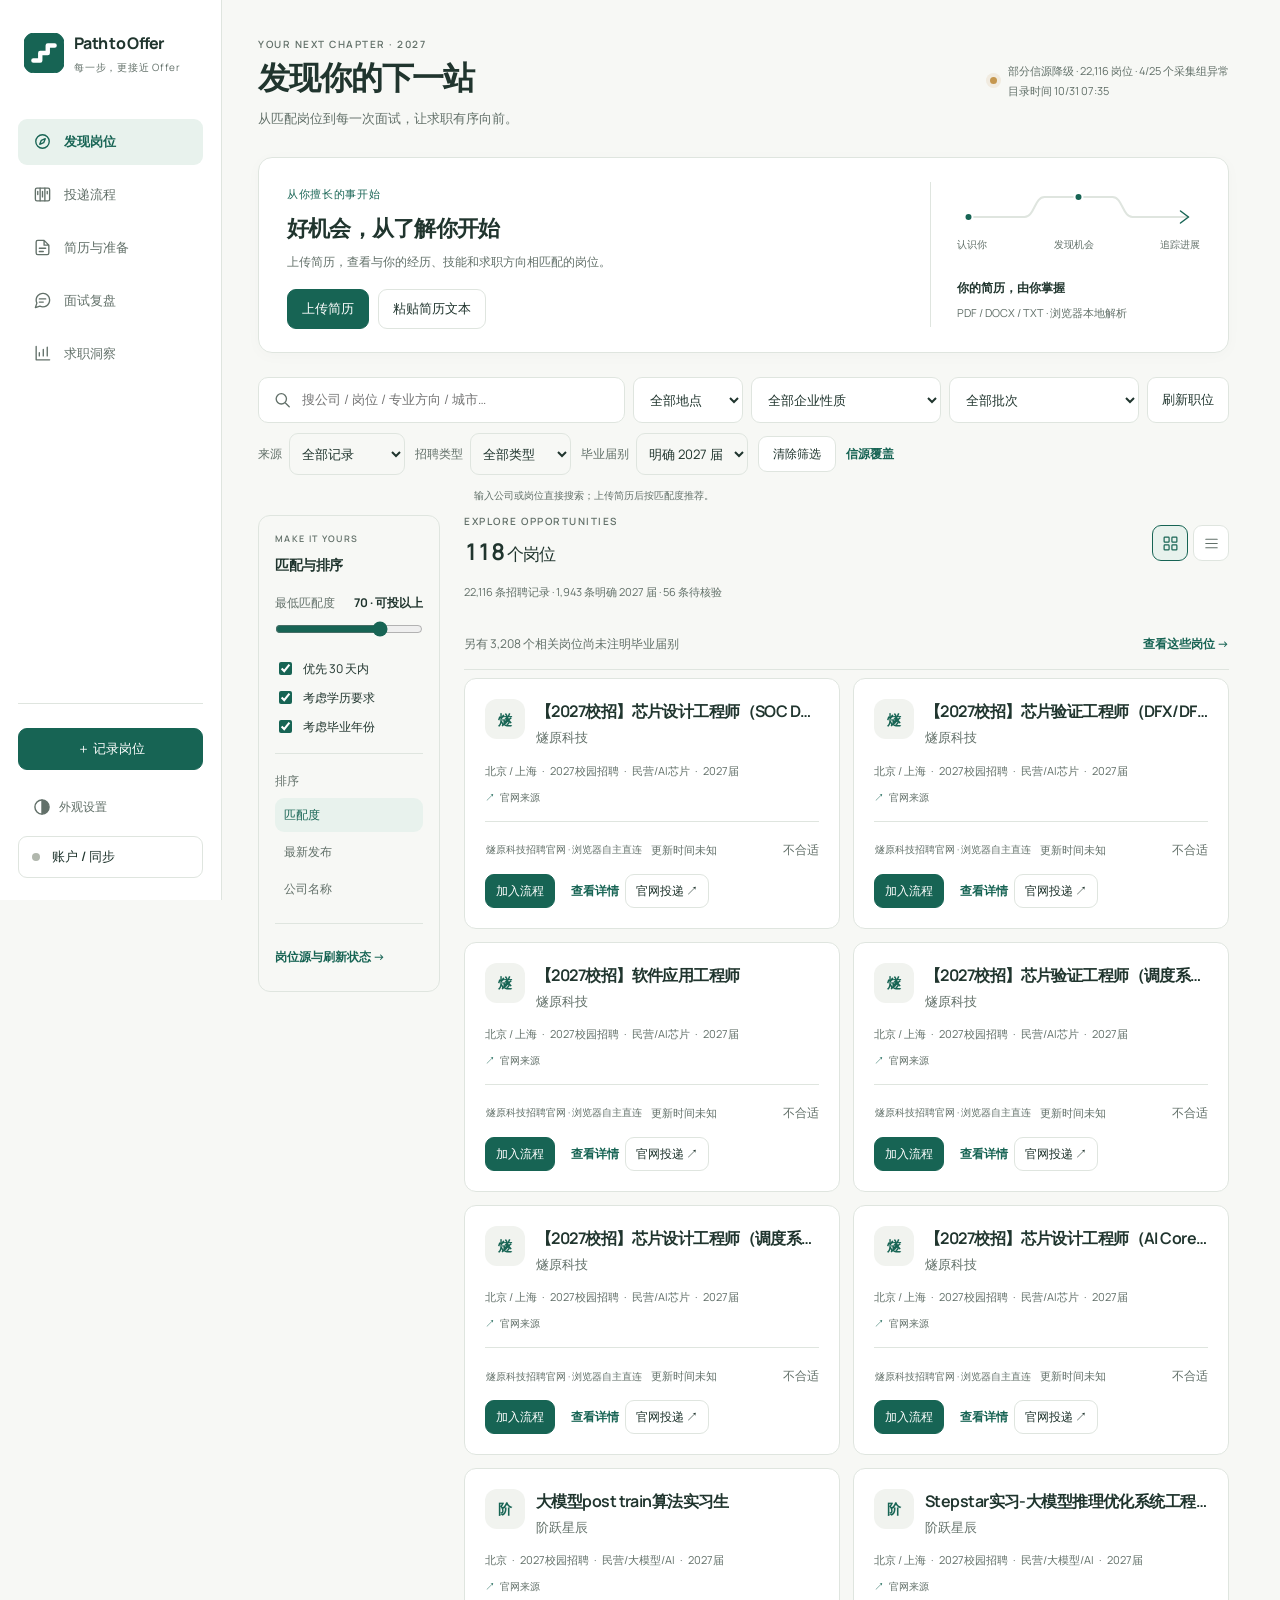
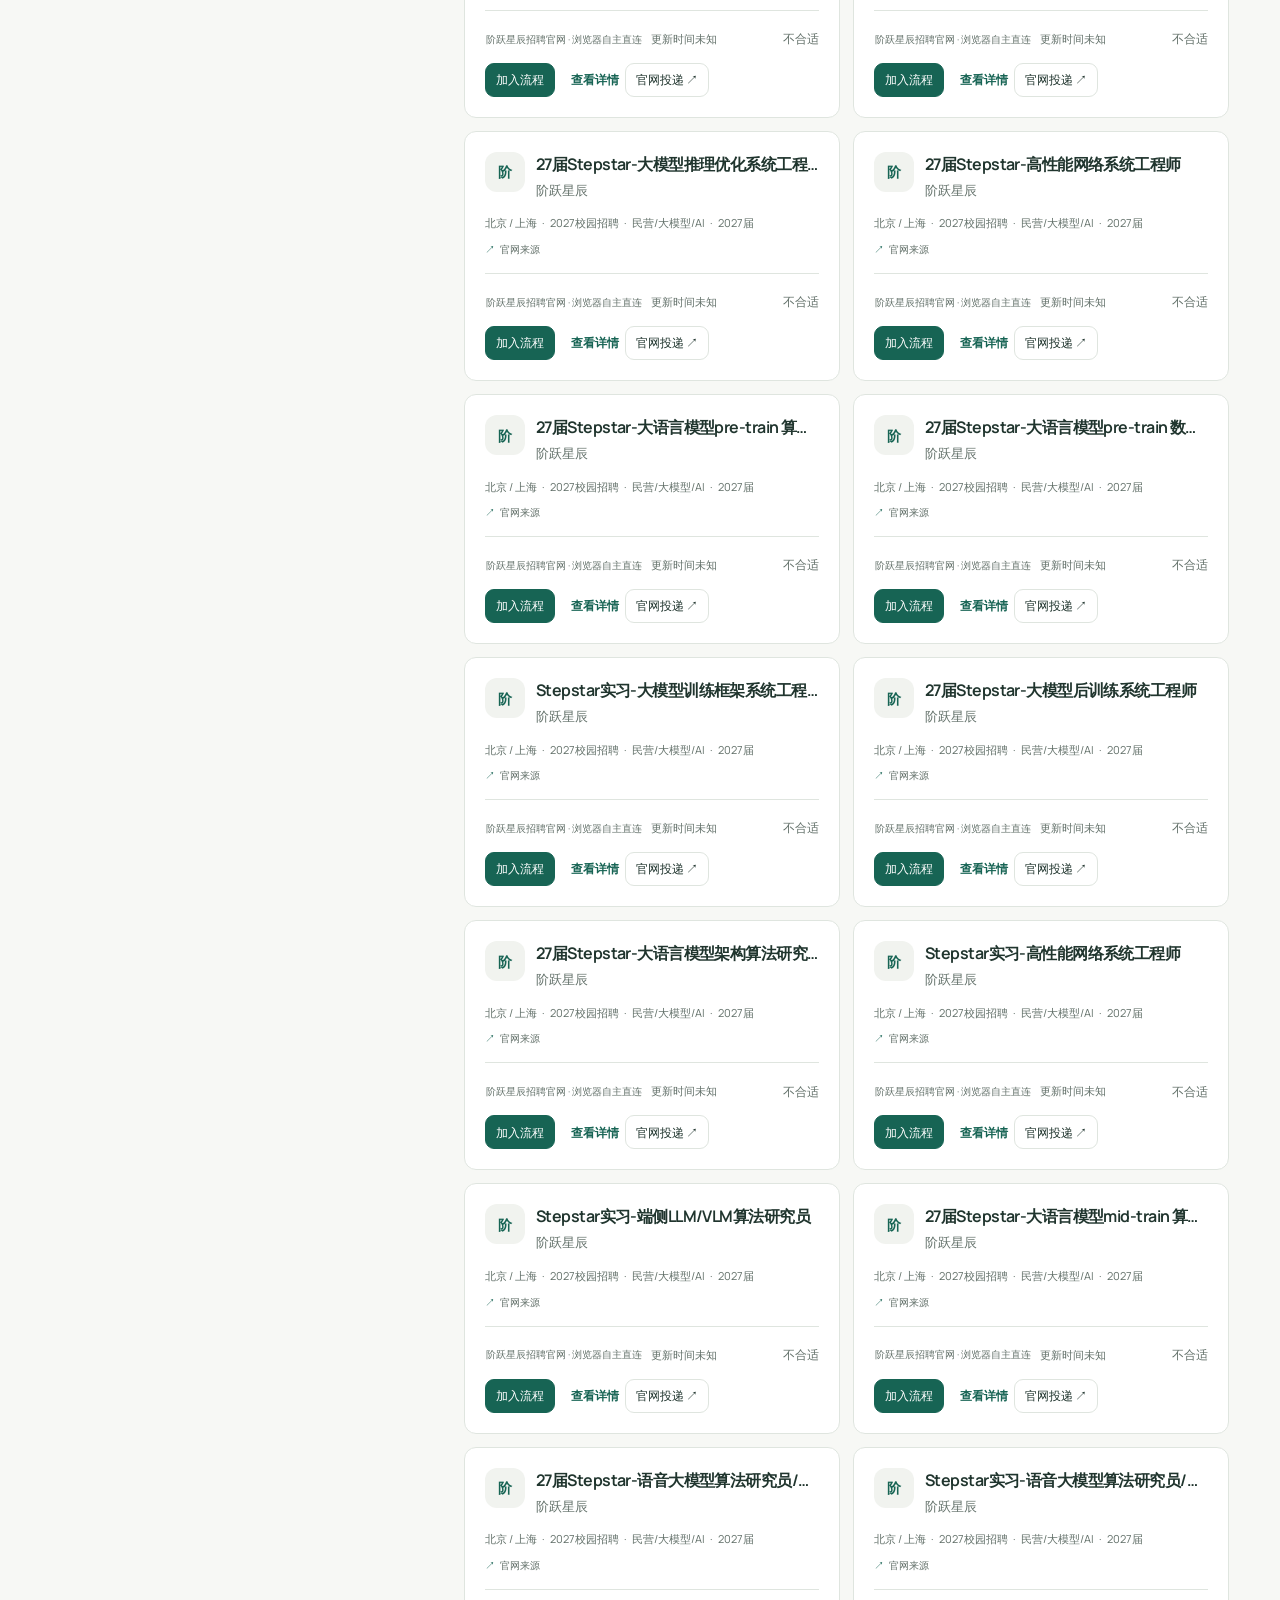
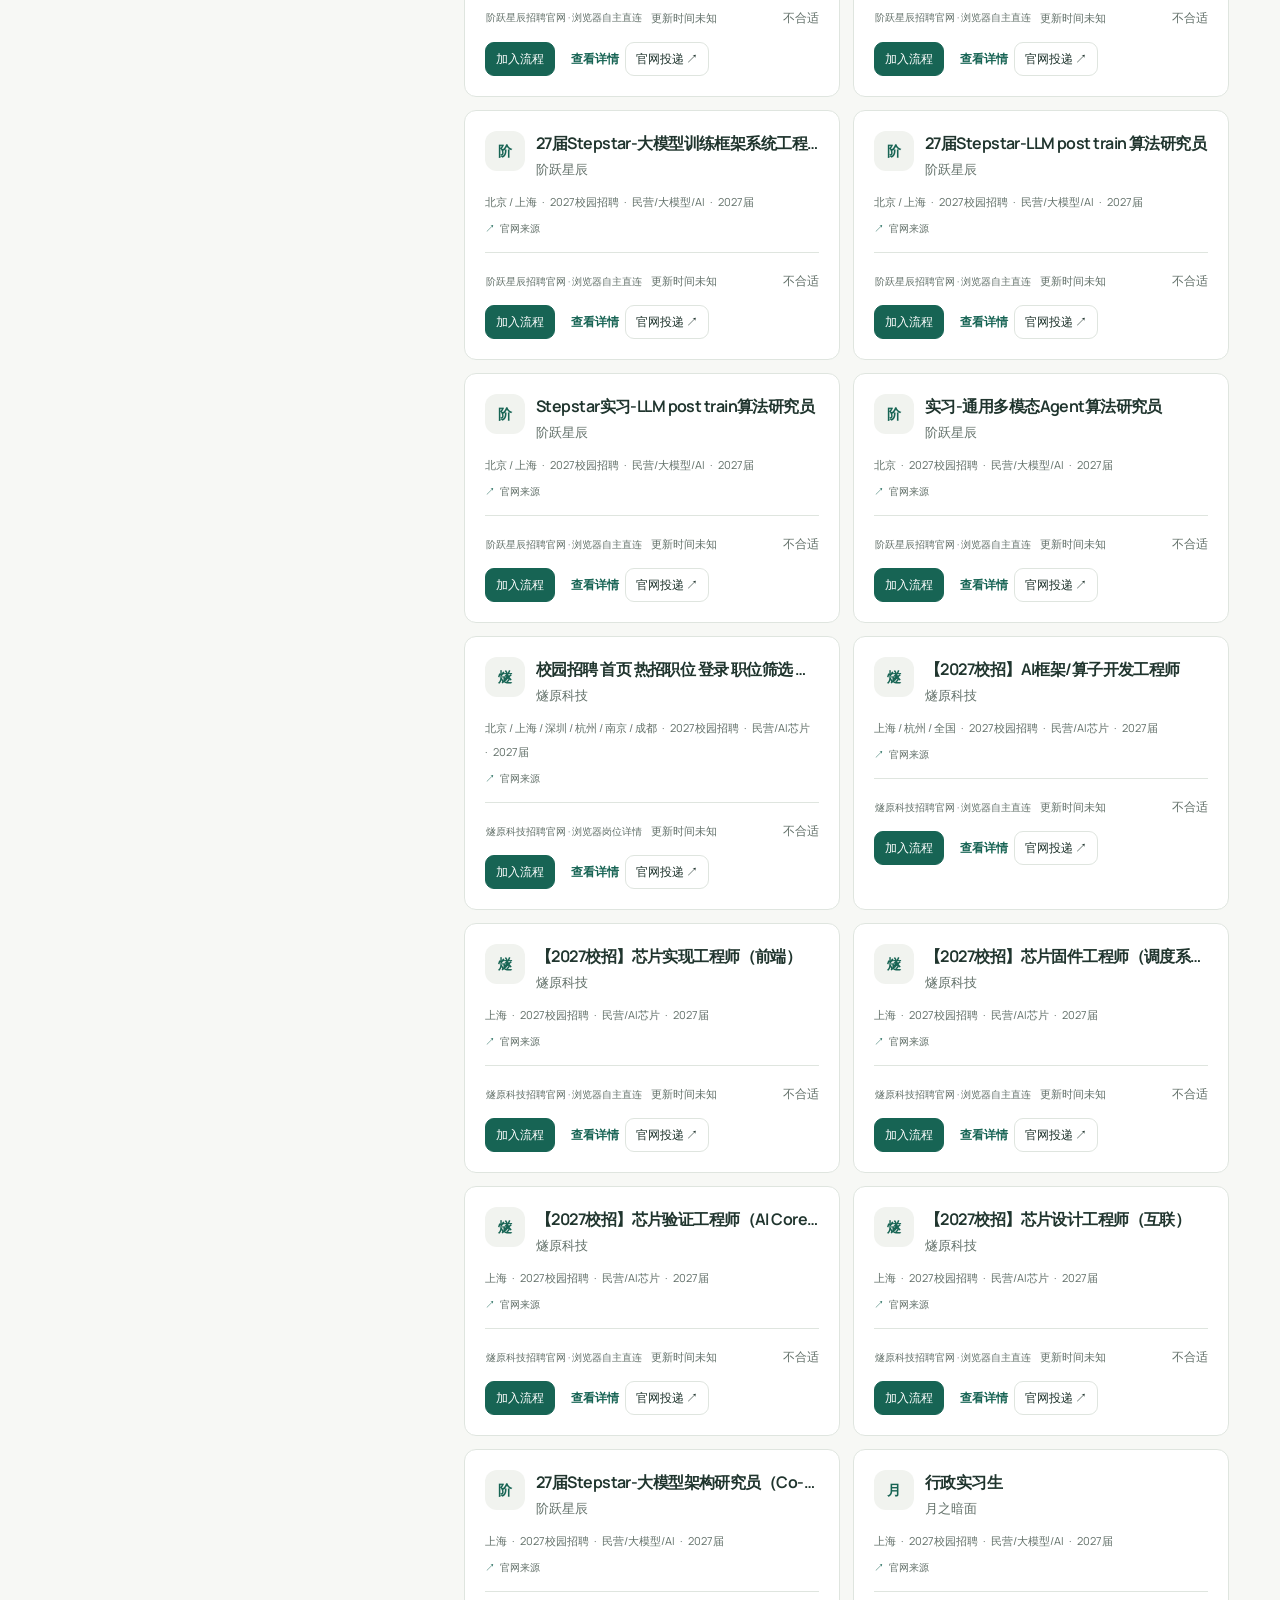
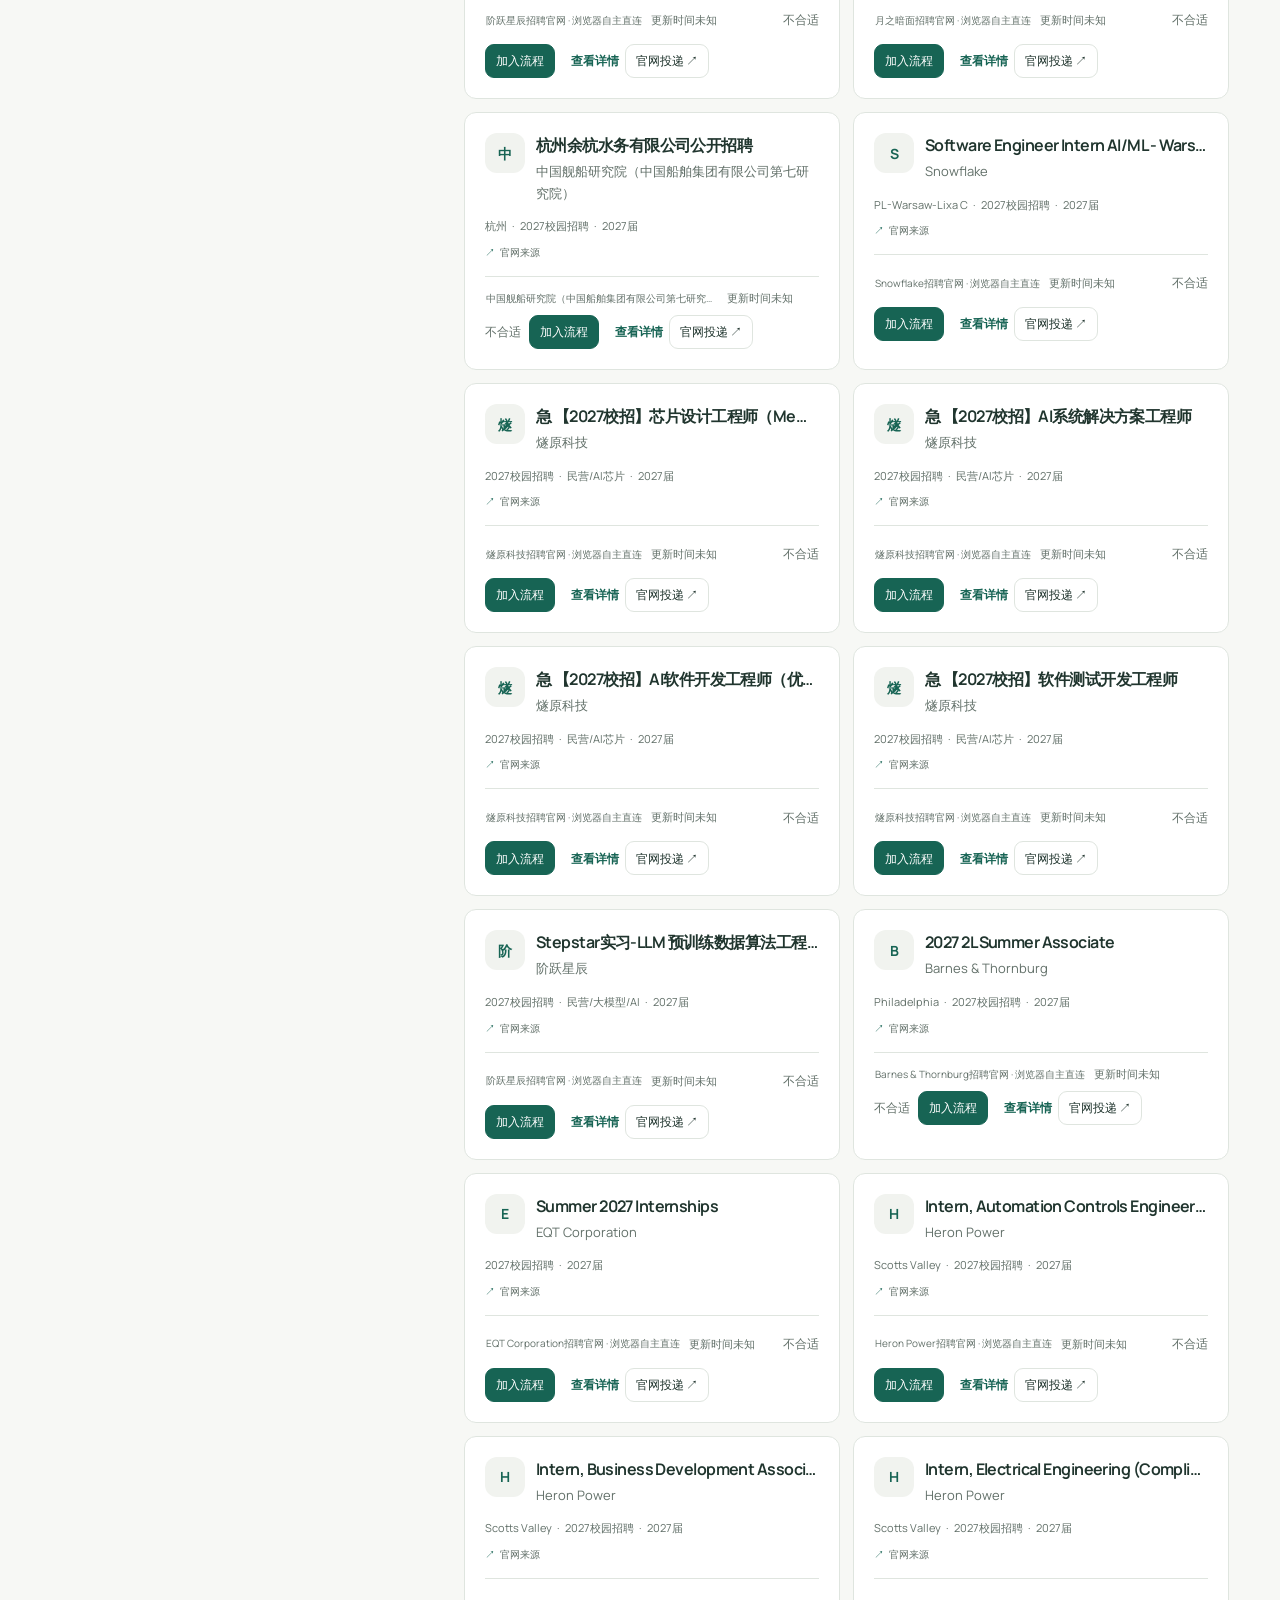
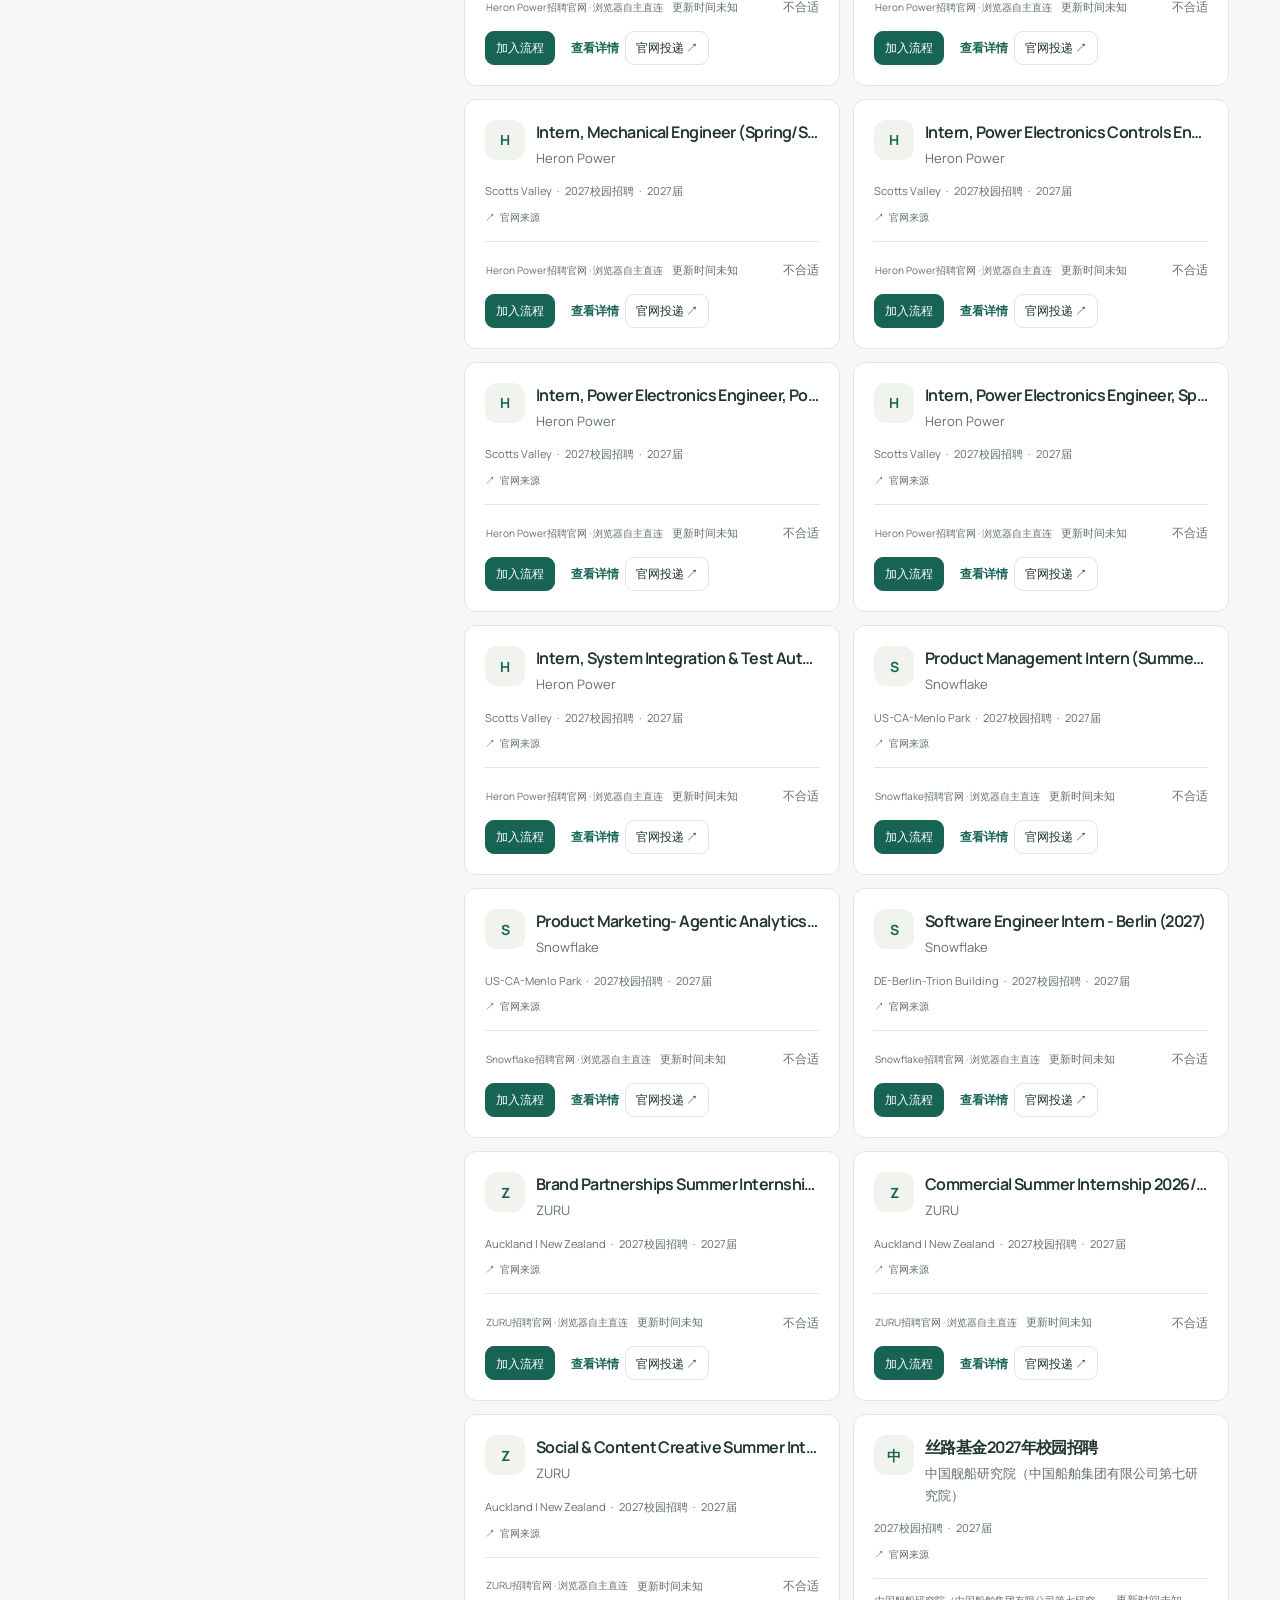
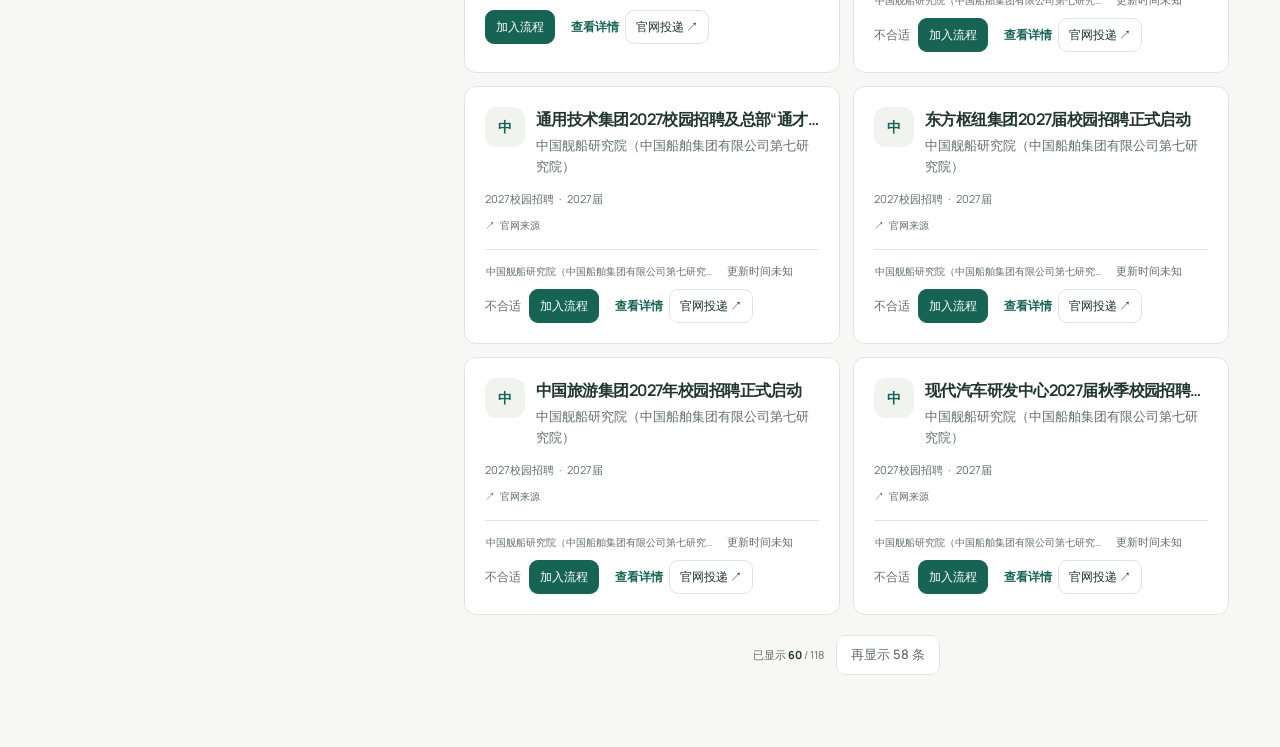
<file: index.html>
<!doctype html>
<html lang="zh-CN">
<head>
  <meta charset="utf-8" />
  <meta name="viewport" content="width=device-width, initial-scale=1" />
  <meta name="description" content="Path to Offer 求职工作台：发现 2027 届校招机会，理解简历匹配，管理每一次投递与面试。" />
  <meta name="theme-color" content="#f7f8f5" />
  <title>Path to Offer · 求职工作台</title>
  <link rel="icon" type="image/svg+xml" href="assets/brand-mark.svg?v=2">
  <link rel="stylesheet" href="styles.css?v=1.6.0" />
  <link rel="stylesheet" href="workspace-v15.css?v=1.6.0-black-smooth-pipeline">
</head>
<body>
  <div class="app-shell">
    <header class="topbar">
      <button class="brand plain-btn" data-view-go="discover" aria-label="Path to Offer 首页">
        <span class="brand-mark"><svg aria-hidden="true" width="40" height="40" xmlns="http://www.w3.org/2000/svg" viewBox="0 0 64 64" fill="none">
  <rect width="64" height="64" rx="17" fill="currentColor"/>
  <path d="M15 44H26V32H38V20H49" stroke="var(--brand-ink,#fff)" stroke-width="7" stroke-linecap="round" stroke-linejoin="round"/>
</svg></span>
        <span><strong>Path to Offer</strong><small>每一步，更近一步</small></span>
      </button>
      <nav class="main-nav" aria-label="主导航">
        <button class="nav-item active" data-view="discover"><svg viewBox="0 0 24 24" aria-hidden="true"><circle cx="12" cy="12" r="8.5"/><path d="m15.5 8.5-2 5-5 2 2-5z"/></svg><span>发现岗位</span></button>
        <button class="nav-item" data-view="pipeline"><svg viewBox="0 0 24 24" aria-hidden="true"><rect x="3" y="4" width="18" height="16" rx="2"/><path d="M9 4v16M15 4v16M6 8v4M12 8v7M18 8v3"/></svg><span>投递流程</span></button>
        <button class="nav-item" data-view="library"><svg viewBox="0 0 24 24" aria-hidden="true"><path d="M14 3H6a2 2 0 0 0-2 2v14a2 2 0 0 0 2 2h12a2 2 0 0 0 2-2V9zM14 3v6h6M8 13h8M8 17h5"/></svg><span>简历与准备</span></button>
        <button class="nav-item" data-view="reviews"><svg viewBox="0 0 24 24" aria-hidden="true"><path d="M21 11.5a8.4 8.4 0 0 1-.9 3.8 8.5 8.5 0 0 1-7.6 4.7 8.4 8.4 0 0 1-3.8-.9L3 21l1.9-5.7a8.4 8.4 0 0 1-.9-3.8 8.5 8.5 0 0 1 4.7-7.6A8.4 8.4 0 0 1 12.5 3H13a8.5 8.5 0 0 1 8 8v.5Z"/><path d="M8 10h8M8 14h5"/></svg><span>面试复盘</span></button>
        <button class="nav-item" data-view="insights"><svg viewBox="0 0 24 24" aria-hidden="true"><path d="M4 3v17h17M8 15v-4M13 15V7M18 15V4"/></svg><span>求职洞察</span></button>
      </nav>
      <div class="top-actions">
        <button class="icon-btn" id="themeBtn" title="外观设置" aria-label="外观设置"><svg viewBox="0 0 24 24" aria-hidden="true"><circle cx="12" cy="12" r="8.5"/><path d="M12 3.5v17"/><path d="M12 3.5a8.5 8.5 0 0 1 0 17Z" fill="currentColor" stroke="none"/></svg><span class="appearance-label">外观设置</span></button>
        <button class="btn ghost github-btn" id="githubLoginBtn" title="登录与账户"><svg viewBox="0 0 24 24" aria-hidden="true"><circle cx="12" cy="8" r="3.5"/><path d="M5 21v-2a7 7 0 0 1 14 0v2"/></svg><span id="githubLoginText">登录 / 创建账户</span></button>
        <button class="btn primary" id="addJobBtn">＋ 记录岗位</button>
      </div>
    </header>

    <main>
      <section class="view active" id="discoverView">
        <div class="page-head discover-head">
          <div>
            <p class="eyebrow">YOUR NEXT CHAPTER · 2027</p>
            <h1>发现你的下一站</h1>
            <p>从匹配岗位到每一次面试，让求职有序向前。</p>
          </div>
          <div class="feed-health" id="feedHealth"><span class="pulse-dot"></span><span>正在读取岗位源状态…</span></div>
        </div>

        <div class="resume-onboarding" id="resumeOnboarding">
          <div class="upload-copy">
            <span class="upload-kicker">从你擅长的事开始</span>
            <h2>好机会，从了解你开始</h2>
            <p>上传简历，查看与你的经历、技能和求职方向相匹配的岗位。</p>
            <div class="upload-actions">
              <label class="btn primary file-label" tabindex="0" role="button">上传简历<input id="resumeImport" type="file" accept=".pdf,.docx,.txt" hidden></label>
              <button class="btn ghost" id="pasteResumeBtn">粘贴简历文本</button>
            </div>
          </div>
          <div class="privacy-note"><div class="resume-path" aria-hidden="true"><svg viewBox="0 0 240 42"><path class="path-base" d="M10 30h56c10 0 10-20 20-20h68c10 0 10 20 20 20h56"/><circle cx="10" cy="30" r="4"/><circle cx="120" cy="10" r="4"/><path d="m222 24 8 6-8 6"/></svg><div><span>认识你</span><span>发现机会</span><span>追踪进展</span></div></div><strong>你的简历，由你掌握</strong><p>PDF / DOCX / TXT · 浏览器本地解析</p></div>
        </div>

        <div class="profile-strip hidden" id="profileStrip">
          <div class="profile-main"><div class="profile-avatar">CV</div><div><p class="eyebrow">ACTIVE PROFILE</p><h2 id="profileName">当前简历</h2><p id="profileMeta" class="muted"></p></div></div>
          <div class="profile-signals" id="profileSignals"></div>
          <div class="profile-actions"><button class="btn ghost" id="replaceResumeBtn">更换简历</button><button class="text-btn" id="inspectProfileBtn">查看解析结果 →</button></div>
        </div>

        <div class="discovery-toolbar">
          <div class="search-wrap"><svg viewBox="0 0 24 24" aria-hidden="true"><circle cx="10.5" cy="10.5" r="6.5"/><path d="m16 16 4.5 4.5"/></svg><input id="jobSearch" type="search" aria-label="搜索公司、岗位、技能或城市" placeholder="搜索公司、岗位、技能…" /></div>
          <select id="jobLocationFilter" aria-label="工作地点"><option value="all">全部地点</option></select>
          <select id="jobTypeFilter" aria-label="企业性质"><option value="all">全部企业性质</option></select>
          <select id="jobBatchFilter" aria-label="招聘批次"><option value="all">全部批次</option></select>
          <button class="btn ghost" id="refreshFeedBtn">刷新职位</button>
        </div>

        <div class="discovery-layout">
          <details class="match-rail" open>
            <summary class="rail-head"><p class="eyebrow">MAKE IT YOURS</p><h3>匹配与排序</h3></summary>
            <label class="control-row"><span>最低匹配度</span><strong id="scoreThresholdLabel">55</strong></label>
            <input id="scoreThreshold" type="range" min="0" max="95" value="55" step="5" />
            <label class="check-row"><input type="checkbox" id="freshOnly" checked><span>优先 30 天内</span></label>
            <label class="check-row"><input type="checkbox" id="matchDegree" checked><span>考虑学历要求</span></label>
            <label class="check-row"><input type="checkbox" id="matchGrad" checked><span>考虑毕业年份</span></label>
            <div class="rail-divider"></div>
            <p class="rail-label">排序</p>
            <div class="segmented vertical" id="sortControl">
              <button class="seg active" data-sort="match">匹配度</button>
              <button class="seg" data-sort="fresh">最新发布</button>
              <button class="seg" data-sort="company">公司名称</button>
            </div>
            <div class="rail-divider"></div>
            <button class="text-btn" id="openSourcePanel">岗位源与刷新状态 →</button>
          </details>

          <section class="job-market">
            <div class="market-head">
              <div><p class="eyebrow">EXPLORE OPPORTUNITIES</p><h2><span id="marketCount">0</span> 个岗位</h2></div>
              <div class="market-actions"><button class="view-icon active" data-job-view="cards" aria-label="卡片视图"><svg viewBox="0 0 24 24" aria-hidden="true"><rect x="3" y="3" width="7" height="7" rx="1"/><rect x="14" y="3" width="7" height="7" rx="1"/><rect x="3" y="14" width="7" height="7" rx="1"/><rect x="14" y="14" width="7" height="7" rx="1"/></svg></button><button class="view-icon" data-job-view="table" aria-label="表格视图"><svg viewBox="0 0 24 24" aria-hidden="true"><path d="M4 6h16M4 12h16M4 18h16"/></svg></button></div>
            </div>
            <div id="jobMarketEmpty" class="market-empty hidden"></div>
            <div id="jobMarketCards" class="job-market-cards"></div>
            <div id="jobMarketTable" class="table-wrap hidden"></div>
          </section>
        </div>
      </section>

      <section class="view" id="pipelineView">
        <div class="page-head compact"><div><p class="eyebrow">MAKE YOUR NEXT MOVE</p><h1>每一步，都有进展</h1><p>管理投递、安排跟进，记录从第一次联系到 Offer 的每一步。</p></div><div class="view-switch"><button class="seg active" data-pipeline-mode="board">看板</button><button class="seg" data-pipeline-mode="table">表格</button></div></div>
        <div class="filter-row"><input id="pipelineSearch" class="search" type="search" aria-label="搜索投递记录" placeholder="搜索公司、岗位、城市…"><select id="priorityFilter" aria-label="投递优先级"><option value="all">全部优先级</option><option value="A">A · 必投</option><option value="B">B · 重点</option><option value="C">C · 观察</option></select><select id="directionFilter" aria-label="投递方向"><option value="all">全部方向</option></select></div>
        <div id="pipelineEmpty" class="large-empty hidden"></div>
        <div id="kanban" class="kanban"></div>
        <div id="jobTableWrap" class="table-wrap hidden"></div>
      </section>

      <section class="view" id="libraryView">
        <div class="page-head compact"><div><p class="eyebrow">PREPARATION LIBRARY</p><h1>简历与面试准备</h1><p>每份简历保留解析画像；每个岗位可绑定实际投递版本与面试准备资产。</p></div><div class="head-actions"><label class="btn ghost file-label" tabindex="0" role="button">＋ 上传简历<input id="libraryResumeImport" type="file" accept=".pdf,.docx,.txt" hidden></label><button class="btn ghost" id="addAssetBtn">＋ 添加资料</button></div></div>
        <div class="library-grid"><article class="panel"><div class="panel-head"><div><p class="eyebrow">RESUME VERSIONS</p><h2>简历版本</h2></div></div><div id="resumeList" class="asset-list"></div></article><article class="panel span-2"><div class="panel-head"><div><p class="eyebrow">INTERVIEW ASSETS</p><h2>面试知识库</h2></div><a class="text-btn" href="https://github.com/MLliu6/26-27-interview" target="_blank" rel="noopener">26-27-interview ↗</a></div><div id="assetList" class="asset-list"></div></article></div>
      </section>

      <section class="view" id="reviewsView">
        <div class="page-head compact"><div><p class="eyebrow">INTERVIEW MEMORY</p><h1>面经与复盘</h1><p>把一次面试沉淀成题目、回答、失误、改进，并与具体岗位和候选人画像连接。</p></div><label class="btn primary file-label" tabindex="0" role="button">导入 TXT / DOCX<input id="reviewImport" type="file" accept=".txt,.docx" hidden></label></div>
        <div class="review-layout"><div id="reviewList" class="review-list"></div><article class="panel review-editor"><div class="empty-state" id="reviewEmpty"><strong>还没有面经</strong><p>完成一次面试后导入 TXT / DOCX，或从岗位详情中新建复盘。</p></div><div id="reviewContent" class="hidden"></div></article></div>
      </section>

      <section class="view" id="insightsView">
        <div class="page-head compact"><div><p class="eyebrow">RECRUITING ANALYTICS</p><h1>从过程里学会选择。</h1><p>只使用你的真实记录生成漏斗、周期和匹配反馈；数据不足时明确显示“尚无足够样本”。</p></div><button class="btn ghost" id="exportBtn">导出个人数据</button></div>
        <div class="metric-grid" id="metricGrid"></div>
        <div class="dashboard-grid"><article class="panel span-2"><div class="panel-head"><div><p class="eyebrow">PIPELINE</p><h2>求职漏斗</h2></div></div><div id="funnel" class="funnel"></div></article><article class="panel"><div class="panel-head"><div><p class="eyebrow">RESPONSE TIME</p><h2>平均周期</h2></div></div><div id="cycleMetric" class="learning-loop"></div></article><article class="panel span-3"><div class="panel-head"><div><p class="eyebrow">MATCH FEEDBACK</p><h2>匹配 → 投递 → 面邀</h2></div></div><div id="matchFeedback"></div></article></div>
      </section>
    </main>
  </div>

  <div class="drawer-backdrop" id="drawerBackdrop"></div>
  <aside class="drawer wide-drawer" id="jobDrawer" role="dialog" aria-modal="true" aria-labelledby="drawerTitle" aria-hidden="true" inert>
    <div class="drawer-head"><div><p class="eyebrow" id="drawerEyebrow">JOB RECORD</p><h2 id="drawerTitle">岗位详情</h2></div><button class="icon-btn" id="closeDrawer" aria-label="关闭">×</button></div>
    <div id="marketJobDetail" class="hidden"></div>
    <form id="jobForm" class="job-form hidden">
      <input type="hidden" name="id"><div class="form-grid"><label><span>公司</span><input name="company" required></label><label><span>部门 / 团队</span><input name="department"></label><label class="wide"><span>岗位</span><input name="role" required></label><label><span>城市</span><input name="location"></label><label><span>薪资</span><input name="salary"></label><label><span>方向</span><input name="direction"></label><label><span>优先级</span><select name="priority"><option>A</option><option selected>B</option><option>C</option></select></label><label><span>状态</span><select name="status" id="statusSelect"></select></label><label><span>状态日期</span><input type="date" name="statusDate"></label><label class="wide"><span>岗位链接</span><input name="url" type="url"></label><label class="wide"><span>JD</span><textarea name="jd" rows="7"></textarea></label><label class="wide"><span>投递简历版本</span><select name="resumeVersion" id="jobResumeSelect"><option value="">未绑定</option></select></label><label class="wide"><span>准备资料链接</span><input name="prepUrl" type="url"></label><label class="wide"><span>备注 / 下一步</span><textarea name="notes" rows="4"></textarea></label></div>
      <div class="timeline-box"><div class="panel-head"><h3>状态时间线</h3><span class="muted">自动记录</span></div><div id="statusTimeline" class="timeline"></div></div>
      <div class="drawer-actions"><button type="button" class="btn danger ghost" id="deleteJobBtn">删除岗位</button><div><button type="button" class="btn ghost" id="cancelJobBtn">取消</button><button type="submit" class="btn primary">保存</button></div></div>
    </form>
  </aside>

  <div class="modal-backdrop" id="modalBackdrop"></div>
  <div class="modal" id="quickModal" hidden inert role="dialog" aria-modal="true" aria-labelledby="modalTitle" aria-hidden="true"><div class="modal-head"><h2 id="modalTitle">Path to Offer</h2><button class="icon-btn" id="closeModal" aria-label="关闭对话框">×</button></div><div id="modalBody"></div></div>

  <div class="theme-popover" id="themePopover"><p>主题色</p><div class="swatches" id="swatches"></div><small>主题选择保存在本机</small></div>
  <div class="toast" id="toast"></div>
  <input id="replaceResumeInput" type="file" accept=".pdf,.docx,.txt" hidden>

  <script src="vendor/mammoth.browser.min.js" defer></script>
  <script src="vendor/pdf.min.js" defer></script>
  <script src="config.js?v=1.6.0-black-smooth-pipeline" defer></script>
  <script src="app.js?v=1.6.0-black-smooth-pipeline" defer></script>
</body>
</html>
</file>
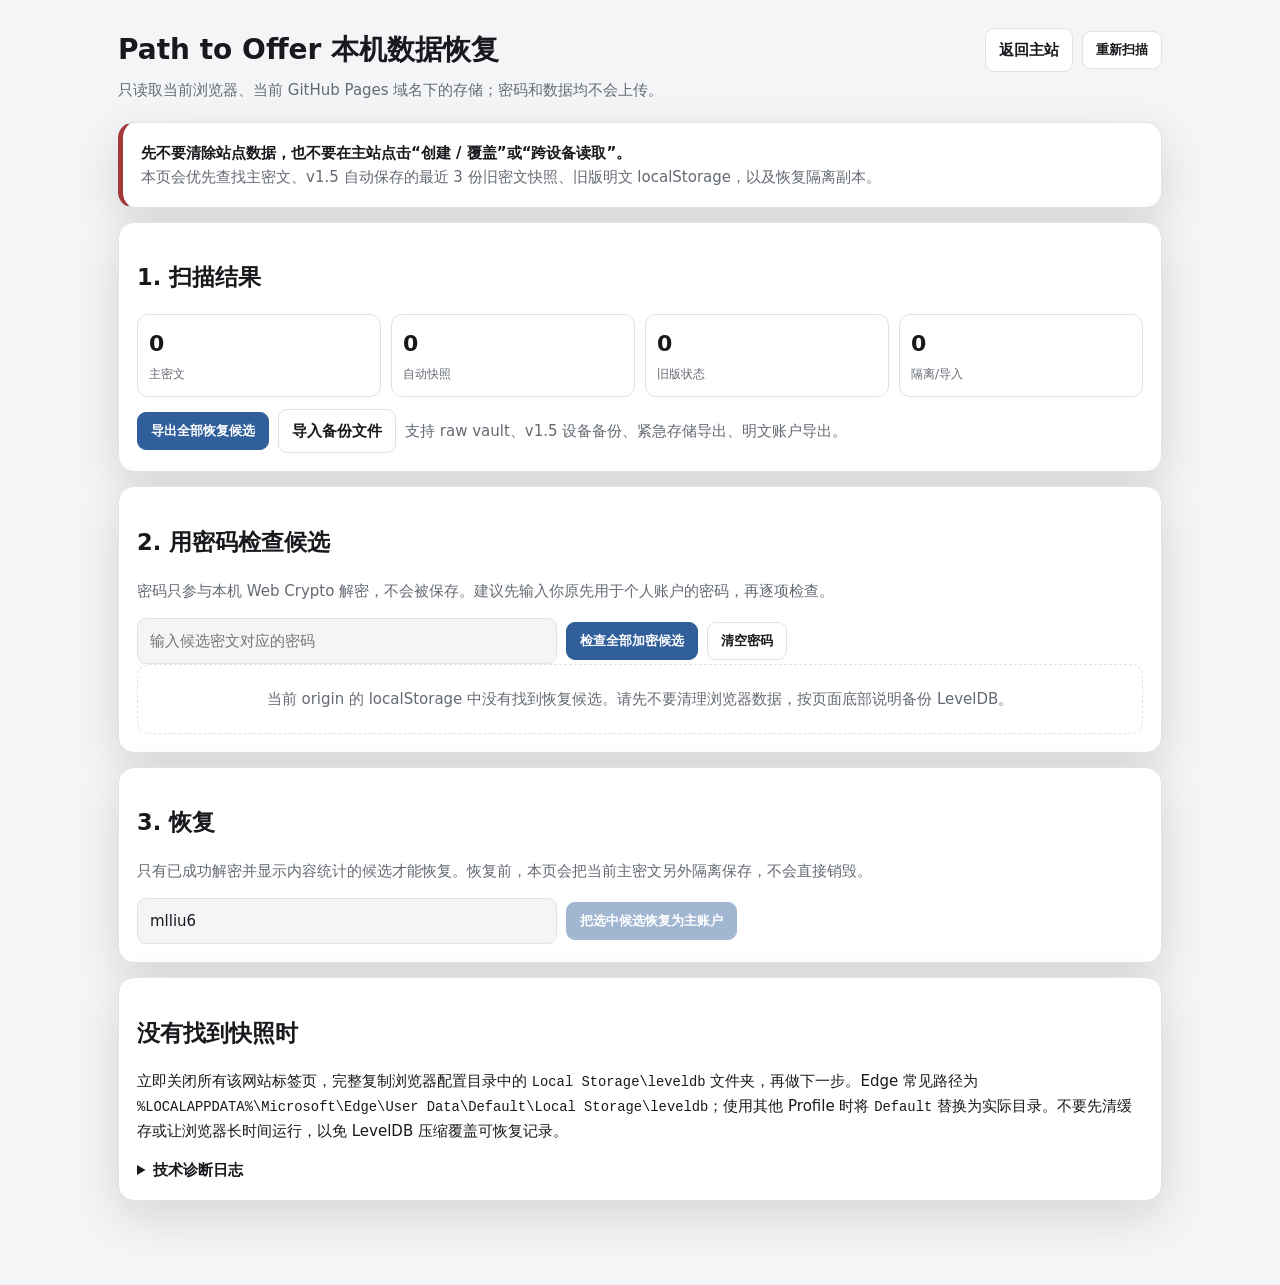
<file: recovery.html>
<!doctype html>
<html lang="zh-CN">
<head>
  <meta charset="utf-8">
  <meta name="viewport" content="width=device-width,initial-scale=1">
  <meta name="robots" content="noindex,nofollow">
  <meta name="theme-color" content="#f4f5f7">
  <title>Path to Offer · 本机数据恢复</title>
  <style>
    :root{color-scheme:light dark;--bg:#f4f5f7;--panel:#fff;--text:#17191d;--muted:#646a73;--line:#dfe2e7;--accent:#315f9b;--accent-soft:#e8eff8;--danger:#a33a3a;--ok:#28754d;--shadow:0 16px 48px #1112}
    @media(prefers-color-scheme:dark){:root{--bg:#111216;--panel:#1a1c21;--text:#f2f3f5;--muted:#a7acb4;--line:#343840;--accent:#8ab4eb;--accent-soft:#202d3f;--danger:#ff9b9b;--ok:#7bd6a6;--shadow:0 20px 60px #0008}}
    *{box-sizing:border-box}body{margin:0;background:var(--bg);color:var(--text);font:15px/1.6 system-ui,-apple-system,"Segoe UI","PingFang SC","Microsoft YaHei",sans-serif}
    main{max-width:1080px;margin:0 auto;padding:28px 18px 72px}.top{display:flex;justify-content:space-between;gap:16px;align-items:flex-start;margin-bottom:20px}.top h1{font-size:28px;margin:0 0 5px}.top p{margin:0;color:var(--muted)}a{color:var(--accent)}
    .panel{background:var(--panel);border:1px solid var(--line);border-radius:16px;padding:18px;margin:14px 0;box-shadow:var(--shadow)}.warning{border-left:5px solid var(--danger)}.ok{border-left:5px solid var(--ok)}
    .actions{display:flex;flex-wrap:wrap;gap:9px;align-items:center}.btn{appearance:none;border:1px solid var(--line);border-radius:9px;background:var(--panel);color:var(--text);padding:9px 13px;font-weight:650;cursor:pointer;text-decoration:none}.btn.primary{background:var(--accent);border-color:var(--accent);color:#fff}.btn.danger{border-color:color-mix(in srgb,var(--danger) 55%,var(--line));color:var(--danger)}.btn:disabled{opacity:.45;cursor:not-allowed}
    input[type=password],input[type=text]{width:min(420px,100%);border:1px solid var(--line);background:var(--bg);color:var(--text);border-radius:9px;padding:10px 12px;font:inherit}.muted{color:var(--muted)}code{font-family:ui-monospace,SFMono-Regular,Consolas,monospace;font-size:.92em;overflow-wrap:anywhere}
    .stats{display:grid;grid-template-columns:repeat(4,minmax(0,1fr));gap:10px;margin:12px 0}.stat{border:1px solid var(--line);border-radius:11px;padding:11px}.stat strong{display:block;font-size:22px}.stat span{color:var(--muted);font-size:12px}
    .candidate{border:1px solid var(--line);border-radius:13px;padding:14px;margin:10px 0}.candidate.selected{border-color:var(--accent);box-shadow:0 0 0 2px color-mix(in srgb,var(--accent) 20%,transparent)}.candidate-head{display:flex;justify-content:space-between;gap:12px}.candidate h3{font-size:16px;margin:0}.candidate small{color:var(--muted)}.candidate .meta{display:grid;grid-template-columns:1fr 1fr;gap:4px 16px;margin:8px 0 10px;font-size:13px}.candidate .result{margin-top:10px;padding:10px;border-radius:9px;background:var(--accent-soft)}.candidate .bad{color:var(--danger)}.candidate .good{color:var(--ok)}
    .companies{display:flex;gap:6px;flex-wrap:wrap;margin-top:8px}.chip{border:1px solid var(--line);border-radius:999px;padding:3px 8px;font-size:12px}.file{position:relative;overflow:hidden}.file input{position:absolute;inset:0;opacity:0;cursor:pointer}
    .empty{padding:22px;text-align:center;color:var(--muted);border:1px dashed var(--line);border-radius:12px}.log{white-space:pre-wrap;background:var(--bg);border:1px solid var(--line);border-radius:10px;padding:10px;max-height:240px;overflow:auto;font:12px/1.5 ui-monospace,SFMono-Regular,Consolas,monospace}
    details{margin-top:10px}summary{cursor:pointer;font-weight:650}@media(max-width:700px){.top{display:block}.top .actions{margin-top:12px}.stats{grid-template-columns:repeat(2,1fr)}.candidate .meta{grid-template-columns:1fr}}
  </style>
</head>
<body>
<main>
  <div class="top">
    <div><h1>Path to Offer 本机数据恢复</h1><p>只读取当前浏览器、当前 GitHub Pages 域名下的存储；密码和数据均不会上传。</p></div>
    <div class="actions"><a class="btn" href="./">返回主站</a><button class="btn" id="rescan">重新扫描</button></div>
  </div>

  <section class="panel warning">
    <strong>先不要清除站点数据，也不要在主站点击“创建 / 覆盖”或“跨设备读取”。</strong>
    <div class="muted">本页会优先查找主密文、v1.5 自动保存的最近 3 份旧密文快照、旧版明文 localStorage，以及恢复隔离副本。</div>
  </section>

  <section class="panel">
    <h2>1. 扫描结果</h2>
    <div id="summary" class="stats"></div>
    <div class="actions">
      <button class="btn primary" id="exportAll">导出全部恢复候选</button>
      <label class="btn file">导入备份文件<input id="importFile" type="file" accept=".json,application/json"></label>
      <span class="muted">支持 raw vault、v1.5 设备备份、紧急存储导出、明文账户导出。</span>
    </div>
  </section>

  <section class="panel">
    <h2>2. 用密码检查候选</h2>
    <p class="muted">密码只参与本机 Web Crypto 解密，不会被保存。建议先输入你原先用于个人账户的密码，再逐项检查。</p>
    <div class="actions">
      <input id="password" type="password" autocomplete="off" placeholder="输入候选密文对应的密码">
      <button class="btn primary" id="inspectAll">检查全部加密候选</button>
      <button class="btn" id="clearPassword">清空密码</button>
    </div>
    <div id="candidates"></div>
  </section>

  <section class="panel">
    <h2>3. 恢复</h2>
    <p class="muted">只有已成功解密并显示内容统计的候选才能恢复。恢复前，本页会把当前主密文另外隔离保存，不会直接销毁。</p>
    <div class="actions">
      <input id="username" type="text" value="mlliu6" aria-label="恢复目标账号">
      <button class="btn primary" id="restore" disabled>把选中候选恢复为主账户</button>
    </div>
    <div id="restoreStatus" class="muted"></div>
  </section>

  <section class="panel">
    <h2>没有找到快照时</h2>
    <p>立即关闭所有该网站标签页，完整复制浏览器配置目录中的 <code>Local Storage\leveldb</code> 文件夹，再做下一步。Edge 常见路径为 <code>%LOCALAPPDATA%\Microsoft\Edge\User Data\Default\Local Storage\leveldb</code>；使用其他 Profile 时将 <code>Default</code> 替换为实际目录。不要先清缓存或让浏览器长时间运行，以免 LevelDB 压缩覆盖可恢复记录。</p>
    <details><summary>技术诊断日志</summary><div id="log" class="log"></div></details>
  </section>
</main>
<script>
(() => {
  'use strict';
  const enc = new TextEncoder(), dec = new TextDecoder();
  const PRIMARY = 'pto.secure.local.v2.';
  const SNAP = 'pto.secure.snapshots.v15.';
  const DEVICE = 'pto.secure.device-account.v1';
  const LEGACY = ['pathToOffer.v0.2','pathToOffer.v0.1'];
  const QUARANTINE = 'pto.recovery.quarantine.v1.';
  const imported = [];
  let candidates = [], selected = null;
  const $ = s => document.querySelector(s);
  const log = (...xs) => { $('#log').textContent += xs.map(x => typeof x === 'string' ? x : JSON.stringify(x)).join(' ') + '\n'; };
  const esc = s => String(s ?? '').replace(/[&<>"']/g,c=>({'&':'&amp;','<':'&lt;','>':'&gt;','"':'&quot;',"'":'&#39;'}[c]));
  const b64 = s => Uint8Array.from(atob(String(s||'')), c => c.charCodeAt(0));
  const toB64 = b => { let s=''; for(const x of new Uint8Array(b)) s+=String.fromCharCode(x); return btoa(s); };
  const bytes = s => new Blob([String(s||'')]).size;
  const norm = s => String(s||'').trim().toLowerCase().replace(/\s+/g,'-').replace(/[^a-z0-9._@+-]/g,'').slice(0,80);
  async function sha256(s){ const d=await crypto.subtle.digest('SHA-256',enc.encode(s)); return [...new Uint8Array(d)].map(x=>x.toString(16).padStart(2,'0')).join(''); }
  async function accountId(user){ const u=norm(user); if(!u) throw Error('账号不能为空'); return sha256('path-to-offer:'+u); }
  async function derive(password,salt,iterations){
    if(String(password||'').length < 10) throw Error('密码至少需要 10 位');
    const base=await crypto.subtle.importKey('raw',enc.encode(password),'PBKDF2',false,['deriveKey']);
    return crypto.subtle.deriveKey({name:'PBKDF2',hash:'SHA-256',salt,iterations:Number(iterations)||650000},base,{name:'AES-GCM',length:256},false,['encrypt','decrypt']);
  }
  async function decryptVault(v,password){
    if(!v || v.schema!=='pto-encrypted-vault') throw Error('不是 Path to Offer 加密密文');
    const key=await derive(password,b64(v.salt),v.iterations);
    const plain=await crypto.subtle.decrypt({name:'AES-GCM',iv:b64(v.iv),additionalData:enc.encode(v.context||'path-to-offer')},key,b64(v.ciphertext));
    return JSON.parse(dec.decode(plain));
  }
  async function encryptVault(value,password,context){
    const salt=crypto.getRandomValues(new Uint8Array(16)),iv=crypto.getRandomValues(new Uint8Array(12));
    const key=await derive(password,salt,650000);
    const cipher=await crypto.subtle.encrypt({name:'AES-GCM',iv,additionalData:enc.encode(context)},key,enc.encode(JSON.stringify(value)));
    return {schema:'pto-encrypted-vault',version:1,kdf:'PBKDF2-SHA256',iterations:650000,cipher:'AES-GCM-256',salt:toB64(salt),iv:toB64(iv),context,ciphertext:toB64(cipher),updatedAt:new Date().toISOString()};
  }
  function stateFrom(payload){
    const state = payload && typeof payload==='object' && payload.state && typeof payload.state==='object' ? payload.state : payload;
    return state && typeof state==='object' ? state : {};
  }
  function stats(state){
    return {
      jobs:Array.isArray(state.jobs)?state.jobs.length:0,
      reviews:Array.isArray(state.reviews)?state.reviews.length:0,
      resumes:Array.isArray(state.resumes)?state.resumes.length:0,
      assets:Array.isArray(state.assets)?state.assets.length:0,
      decisions:state.decisions&&typeof state.decisions==='object'?Object.keys(state.decisions).length:0
    };
  }
  function companies(state){
    return [...new Set((state.jobs||[]).map(j=>String(j.company||'').trim()).filter(Boolean))].slice(0,30);
  }
  function addCandidate(c){ if(!c) return; c.uid=c.uid||('c_'+Math.random().toString(36).slice(2)); candidates.push(c); }
  function parseVault(raw,source,key,savedAt=''){
    try{
      const v=typeof raw==='string'?JSON.parse(raw):raw;
      if(v?.schema!=='pto-encrypted-vault') return;
      addCandidate({source,key,savedAt:savedAt||v.updatedAt||'',vault:v,raw:JSON.stringify(v),encrypted:true,bytes:bytes(JSON.stringify(v))});
    }catch(e){log('无法解析密文',key,e.message);}
  }
  function scan(){
    candidates=[]; selected=null; $('#restore').disabled=true; $('#restoreStatus').textContent='';
    let primary=0,snapshots=0,legacy=0,quarantine=0;
    for(let i=0;i<localStorage.length;i++){
      const key=localStorage.key(i),raw=localStorage.getItem(key);
      if(key.startsWith(PRIMARY)){primary++;parseVault(raw,'当前主密文',key);}
      else if(key.startsWith(SNAP)){
        try{
          const arr=JSON.parse(raw);
          if(Array.isArray(arr)) arr.forEach((x,idx)=>{snapshots++;parseVault(x?.vault,'自动旧密文快照 '+(idx+1),key,x?.savedAt||'');});
        }catch(e){log('快照数组解析失败',key,e.message);}
      }else if(LEGACY.includes(key)){
        try{
          const state=JSON.parse(raw);legacy++;addCandidate({source:'旧版明文 localStorage',key,savedAt:'',state,raw,encrypted:false,bytes:bytes(raw),inspection:{payload:state,state,stats:stats(state),companies:companies(state)}});
        }catch(e){log('旧版状态解析失败',key,e.message);}
      }else if(key.startsWith(QUARANTINE)){
        quarantine++;parseVault(raw,'恢复隔离副本',key);
      }
    }
    for(const c of imported) addCandidate({...c});
    candidates.sort((a,b)=>String(b.savedAt||'').localeCompare(String(a.savedAt||'')));
    $('#summary').innerHTML=[
      ['主密文',primary],['自动快照',snapshots],['旧版状态',legacy],['隔离/导入',quarantine+imported.length]
    ].map(([k,v])=>`<div class="stat"><strong>${v}</strong><span>${k}</span></div>`).join('');
    render();
    log('扫描完成', {primary,snapshots,legacy,quarantine,imported:imported.length,total:candidates.length});
  }
  function render(){
    const root=$('#candidates');
    if(!candidates.length){root.innerHTML='<div class="empty">当前 origin 的 localStorage 中没有找到恢复候选。请先不要清理浏览器数据，按页面底部说明备份 LevelDB。</div>';return;}
    root.innerHTML=candidates.map((c,i)=>{
      const v=c.vault||{},r=c.inspection,s=r?.stats;
      const emptyAdmin = r && s.jobs===0 && (r.payload?.mode==='github') && String(r.payload?.repo||'').includes('26-27-path-to-offer');
      return `<article class="candidate ${selected===c.uid?'selected':''}" data-uid="${esc(c.uid)}">
        <div class="candidate-head"><div><h3>${esc(c.source)}</h3><small>${esc(c.key||'导入文件')}</small></div><label><input type="radio" name="candidate" value="${esc(c.uid)}" ${selected===c.uid?'checked':''}> 选择</label></div>
        <div class="meta"><span>时间：${esc(c.savedAt||v.updatedAt||'未知')}</span><span>大小：${c.bytes.toLocaleString()} B</span><span>上下文：<code>${esc(v.context||'明文状态')}</code></span><span>类型：${c.encrypted?'AES-GCM 密文':'旧版明文状态'}</span></div>
        <div class="actions">${c.encrypted?`<button class="btn inspect" data-uid="${esc(c.uid)}">用上方密码检查</button>`:''}<button class="btn export-one" data-uid="${esc(c.uid)}">导出此候选</button></div>
        ${r?`<div class="result"><div class="${emptyAdmin?'bad':'good'}"><strong>${emptyAdmin?'疑似被管理员凭据误写入的空账户':'解密/解析成功'}</strong></div>
          <div class="stats"><div class="stat"><strong>${s.jobs}</strong><span>岗位</span></div><div class="stat"><strong>${s.reviews}</strong><span>面经</span></div><div class="stat"><strong>${s.resumes}</strong><span>简历</span></div><div class="stat"><strong>${s.assets}</strong><span>资料</span></div></div>
          <div class="companies">${r.companies.map(x=>`<span class="chip">${esc(x)}</span>`).join('')||'<span class="muted">没有公司记录</span>'}</div></div>`:''}
      </article>`;
    }).join('');
    root.querySelectorAll('input[name=candidate]').forEach(x=>x.onchange=()=>{selected=x.value;render();updateRestore();});
    root.querySelectorAll('.inspect').forEach(b=>b.onclick=()=>inspectOne(b.dataset.uid));
    root.querySelectorAll('.export-one').forEach(b=>b.onclick=()=>exportOne(b.dataset.uid));
    updateRestore();
  }
  function updateRestore(){
    const c=candidates.find(x=>x.uid===selected);
    $('#restore').disabled=!(c?.inspection?.state);
  }
  async function inspectOne(uid){
    const c=candidates.find(x=>x.uid===uid); if(!c) return;
    const password=$('#password').value;
    try{
      const payload=await decryptVault(c.vault,password),state=stateFrom(payload);
      c.inspection={payload,state,stats:stats(state),companies:companies(state),password};
      selected=uid; render();
    }catch(e){
      c.inspection=null; render();
      alert('该密码无法解密此候选。密文不一定损坏，也可能只是密码不匹配。');
      log('解密失败',c.source,c.savedAt||'',e.name||e.message);
    }
  }
  async function inspectAll(){
    const password=$('#password').value;
    if(password.length<10){alert('请输入至少 10 位密码');return;}
    $('#inspectAll').disabled=true; $('#inspectAll').textContent='正在检查…';
    for(const c of candidates){
      if(!c.encrypted) continue;
      try{
        const payload=await decryptVault(c.vault,password),state=stateFrom(payload);
        c.inspection={payload,state,stats:stats(state),companies:companies(state),password};
      }catch(_){ c.inspection=null; }
    }
    const viable=candidates.filter(c=>c.inspection?.stats?.jobs>0).sort((a,b)=>b.inspection.stats.jobs-a.inspection.stats.jobs);
    if(viable[0]) selected=viable[0].uid;
    render(); $('#inspectAll').disabled=false; $('#inspectAll').textContent='检查全部加密候选';
    log('批量检查完成','成功',candidates.filter(c=>c.inspection).length,'含岗位',viable.length);
  }
  function download(name,text){
    const a=document.createElement('a'),url=URL.createObjectURL(new Blob([text],{type:'application/json'}));
    a.href=url;a.download=name;a.click();setTimeout(()=>URL.revokeObjectURL(url),1200);
  }
  function exportOne(uid){
    const c=candidates.find(x=>x.uid===uid); if(!c) return;
    download('pto-recovery-candidate.json',c.raw||JSON.stringify(c.vault||c.state,null,2));
  }
  function exportAll(){
    const entries={};
    for(let i=0;i<localStorage.length;i++){
      const k=localStorage.key(i);
      if(k.startsWith(PRIMARY)||k.startsWith(SNAP)||k.startsWith(QUARANTINE)||LEGACY.includes(k)||k===DEVICE) entries[k]=localStorage.getItem(k);
    }
    download('pto-emergency-storage-dump.json',JSON.stringify({format:'pto-emergency-storage-dump-v1',createdAt:new Date().toISOString(),entries},null,2));
  }
  async function importDoc(file){
    if(!file) return;
    try{
      const raw=await file.text(),doc=JSON.parse(raw),name=file.name;
      if(doc?.schema==='pto-encrypted-vault'){
        imported.push({source:'导入 raw vault',key:name,savedAt:doc.updatedAt||'',vault:doc,raw:JSON.stringify(doc),encrypted:true,bytes:bytes(raw)});
      }else if(doc?.entries&&typeof doc.entries==='object'){
        for(const [key,value] of Object.entries(doc.entries)){
          if(key.startsWith(PRIMARY)){
            parseImportedVault(value,'导入设备主密文',`${name} · ${key}`);
          }else if(key.startsWith(SNAP)){
            try{const arr=JSON.parse(value);if(Array.isArray(arr))arr.forEach((x,i)=>parseImportedVault(x?.vault,`导入设备快照 ${i+1}`,`${name} · ${key}`,x?.savedAt||''));}catch(_){}
          }else if(LEGACY.includes(key)){
            try{const state=JSON.parse(value);imported.push({source:'导入旧版明文状态',key:`${name} · ${key}`,savedAt:'',state,raw:value,encrypted:false,bytes:bytes(value),inspection:{payload:state,state,stats:stats(state),companies:companies(state)}});}catch(_){}
          }
        }
      }else if(Array.isArray(doc?.jobs)||doc?.schemaVersion){
        imported.push({source:'导入明文账户数据',key:name,savedAt:'',state:doc,raw,encrypted:false,bytes:bytes(raw),inspection:{payload:doc,state:doc,stats:stats(doc),companies:companies(doc)}});
      }else throw Error('无法识别该备份格式');
      scan();
    }catch(e){alert('导入失败：'+e.message);}
  }
  function parseImportedVault(value,source,key,savedAt=''){
    try{
      const v=typeof value==='string'?JSON.parse(value):value;
      if(v?.schema==='pto-encrypted-vault') imported.push({source,key,savedAt:savedAt||v.updatedAt||'',vault:v,raw:JSON.stringify(v),encrypted:true,bytes:bytes(JSON.stringify(v))});
    }catch(_){}
  }
  async function restore(){
    const c=candidates.find(x=>x.uid===selected);
    if(!c?.inspection?.state) return;
    const user=norm($('#username').value),password=c.inspection.password||$('#password').value;
    if(!user||password.length<10){alert('账号或密码无效');return;}
    const s=c.inspection.stats;
    const msg=`准备恢复：${s.jobs} 个岗位、${s.reviews} 条面经、${s.resumes} 份简历、${s.assets} 项资料。\n\n当前主密文会先保存到隔离区。确认继续？`;
    if(!confirm(msg)) return;
    try{
      const id=await accountId(user),primaryKey=PRIMARY+id,current=localStorage.getItem(primaryKey);
      if(current){
        localStorage.setItem(`${QUARANTINE}${Date.now()}.${id}`,current);
        try{
          const histKey=SNAP+id,hist=JSON.parse(localStorage.getItem(histKey)||'[]');
          const currentVault=JSON.parse(current);
          localStorage.setItem(histKey,JSON.stringify([{savedAt:new Date().toISOString(),vault:currentVault},...hist].slice(0,8)));
        }catch(_){}
      }
      const oldPayload=c.inspection.payload||{};
      const payload={
        username:user,
        owner:String(oldPayload.owner||'MLliu6'),
        repo:String(oldPayload.repo||'26-27-path-to-offer'),
        mode:'local',
        includeResumeText:!!oldPayload.includeResumeText,
        portableWrite:false,
        writeToken:'',
        revision:Number(oldPayload.revision||0)+1,
        updatedAt:new Date().toISOString(),
        state:c.inspection.state
      };
      const vault=await encryptVault(payload,password,'local:'+id);
      localStorage.setItem(primaryKey,JSON.stringify(vault));
      localStorage.setItem(DEVICE,JSON.stringify({version:1,username:user,owner:'MLliu6',repo:'26-27-path-to-offer',mode:'local',updatedAt:new Date().toISOString()}));
      $('#restoreStatus').innerHTML=`<strong class="good">恢复完成。</strong> 已写入 ${s.jobs} 个岗位；当前错误主密文已隔离保留。请关闭本页，重新打开主站，然后用刚才的同一密码解锁本机账户。`;
      log('恢复成功',{user,id,stats:s});
    }catch(e){alert('恢复失败：'+e.message);log('恢复失败',e.message);}
  }

  $('#rescan').onclick=scan;
  $('#exportAll').onclick=exportAll;
  $('#importFile').onchange=e=>importDoc(e.target.files[0]);
  $('#inspectAll').onclick=inspectAll;
  $('#clearPassword').onclick=()=>{$('#password').value='';};
  $('#restore').onclick=restore;
  scan();
})();
</script>
</body>
</html>
</file>
<file: styles.css>
:root{
  --bg:#f7f7f3;--surface:#ffffff;--surface-2:#f1f2ed;--text:#252825;--muted:#737972;--line:#e4e6df;
  --accent:#97b4a7;--accent-strong:#668d7b;--accent-soft:#e8f0ec;--danger:#a86969;--shadow:0 12px 34px rgba(37,40,37,.08);
  --radius:18px;--radius-sm:12px;--topbar:72px;--serif:Georgia,"Noto Serif SC","Songti SC",serif;
  --sans:Inter,-apple-system,BlinkMacSystemFont,"Segoe UI","PingFang SC","Microsoft YaHei",sans-serif;
}
*{box-sizing:border-box}html{scroll-behavior:smooth}body{margin:0;background:var(--bg);color:var(--text);font-family:var(--sans);font-size:15px;line-height:1.55}button,input,select,textarea{font:inherit;color:inherit}button{cursor:pointer}a{color:inherit;text-decoration:none}.hidden{display:none!important}.plain-btn{border:0;background:none;padding:0}.muted{color:var(--muted)}
.app-shell{min-height:100vh}.topbar{height:var(--topbar);position:sticky;top:0;z-index:40;display:grid;grid-template-columns:1fr auto 1fr;align-items:center;padding:0 34px;border-bottom:1px solid rgba(228,230,223,.92);background:rgba(247,247,243,.9);backdrop-filter:blur(14px)}
.brand{display:flex;align-items:center;gap:11px;justify-self:start}.brand-mark{display:grid;place-items:center;width:36px;height:36px;border-radius:12px;background:var(--accent-strong);color:white;font-family:var(--serif);font-size:20px}.brand strong{display:block;font-family:var(--serif);font-size:17px;font-weight:600;letter-spacing:-.02em}.brand small{display:block;color:var(--muted);font-size:10px;letter-spacing:.08em;text-transform:uppercase;margin-top:-2px}.main-nav{display:flex;gap:4px;padding:4px;border-radius:14px;background:#eceee8}.nav-item{border:0;background:transparent;padding:8px 15px;border-radius:10px;color:var(--muted);transition:.2s ease}.nav-item:hover{color:var(--text)}.nav-item.active{background:var(--surface);color:var(--text);box-shadow:0 1px 4px rgba(0,0,0,.07)}.top-actions{justify-self:end;display:flex;align-items:center;gap:8px}
.btn,.icon-btn,.view-icon{border:1px solid var(--line);background:var(--surface);border-radius:11px;min-height:38px;padding:0 14px;display:inline-flex;align-items:center;justify-content:center;gap:7px;transition:transform .18s ease,box-shadow .18s ease,border-color .18s ease,background .18s ease}.btn:hover,.icon-btn:hover,.view-icon:hover{transform:translateY(-1px);box-shadow:0 6px 16px rgba(0,0,0,.06)}.btn.primary{border-color:var(--accent-strong);background:var(--accent-strong);color:#fff}.btn.ghost{background:rgba(255,255,255,.6)}.btn.danger{color:var(--danger)}.btn.tiny{min-height:30px;padding:0 10px;font-size:12px;border-radius:9px}.icon-btn{width:38px;padding:0;font-size:18px}.github-btn span:first-child{font-weight:700}.file-label input{display:none}.text-btn{border:0;background:none;padding:3px 0;color:var(--accent-strong);font-weight:600}.text-btn.quiet{color:var(--muted);font-weight:500}.text-btn:hover{text-decoration:underline;text-underline-offset:3px}
main{max-width:1540px;margin:0 auto;padding:44px 38px 72px}.view{display:none;animation:viewIn .28s ease-out both}.view.active{display:block}@keyframes viewIn{from{opacity:0;transform:translateY(6px)}to{opacity:1;transform:none}}.page-head{display:flex;align-items:flex-end;justify-content:space-between;gap:30px;margin-bottom:30px}.page-head.compact{align-items:center}.page-head h1{font-family:var(--serif);font-size:40px;line-height:1.14;letter-spacing:-.035em;margin:4px 0 7px;font-weight:600}.page-head p{margin:0;max-width:760px;color:var(--muted)}.eyebrow{font-size:10px!important;line-height:1.2!important;letter-spacing:.16em;text-transform:uppercase;color:var(--accent-strong)!important;font-weight:800!important;margin:0 0 5px!important}.head-actions{display:flex;gap:8px}.feed-health{display:flex;align-items:center;gap:9px;color:var(--muted);font-size:12px;padding-bottom:5px;white-space:nowrap}.pulse-dot{width:8px;height:8px;border-radius:50%;background:#69a781;box-shadow:0 0 0 5px rgba(105,167,129,.11)}.pulse-dot.warn{background:#c7a26f;box-shadow:0 0 0 5px rgba(199,162,111,.11)}
.resume-onboarding{min-height:210px;border:1px dashed #cbd0c7;border-radius:22px;background:linear-gradient(125deg,rgba(255,255,255,.82),rgba(232,240,236,.54));display:flex;align-items:center;justify-content:space-between;gap:40px;padding:34px 38px;margin-bottom:22px}.upload-kicker{font-family:var(--serif);color:var(--accent-strong);font-size:12px}.upload-copy h2{font-family:var(--serif);font-size:28px;margin:4px 0 7px}.upload-copy p{color:var(--muted);max-width:700px;margin:0}.upload-actions{display:flex;gap:9px;margin-top:20px}.privacy-note{width:270px;padding:20px;border-radius:16px;background:rgba(255,255,255,.72);border:1px solid var(--line)}.privacy-note strong{font-family:var(--serif)}.privacy-note p{margin:5px 0 0;color:var(--muted);font-size:12px}
.profile-strip{display:grid;grid-template-columns:auto 1fr auto;align-items:center;gap:26px;padding:18px 20px;border:1px solid var(--line);border-radius:18px;background:var(--surface);margin-bottom:20px}.profile-main{display:flex;align-items:center;gap:13px;min-width:260px}.profile-avatar{width:45px;height:45px;border-radius:14px;background:var(--accent-soft);color:var(--accent-strong);display:grid;place-items:center;font-family:var(--serif);font-weight:700}.profile-main h2{font-family:var(--serif);font-size:18px;margin:0}.profile-main p{margin:1px 0 0;font-size:11px}.profile-signals{display:flex;gap:7px;flex-wrap:wrap}.signal-chip,.match-reasons span,.signal-cloud span,.reason-grid span{padding:5px 9px;border-radius:999px;background:var(--accent-soft);color:var(--accent-strong);font-size:11px}.profile-actions{display:flex;align-items:center;gap:13px;white-space:nowrap}
.discovery-toolbar,.filter-row{display:flex;align-items:center;gap:9px;margin:18px 0}.search-wrap{height:42px;display:flex;align-items:center;gap:8px;border:1px solid var(--line);background:var(--surface);border-radius:12px;padding:0 13px;min-width:330px;flex:1}.search-wrap span{font-size:20px;color:var(--muted)}.search-wrap input,.search{border:0;outline:0;background:transparent;width:100%}.discovery-toolbar select,.filter-row select,.search{height:42px;border:1px solid var(--line);background:var(--surface);border-radius:12px;padding:0 12px;outline:none}.filter-row .search{flex:1;max-width:440px}.discovery-toolbar select:focus,.search-wrap:focus-within,.filter-row select:focus,.search:focus,input:focus,textarea:focus{border-color:var(--accent);box-shadow:0 0 0 3px color-mix(in srgb,var(--accent) 20%,transparent)}
.discovery-layout{display:grid;grid-template-columns:205px minmax(0,1fr);gap:18px;align-items:start}.match-rail{position:sticky;top:calc(var(--topbar) + 18px);padding:18px;border-radius:16px;border:1px solid var(--line);background:rgba(255,255,255,.72)}.rail-head h3{font-family:var(--serif);font-size:18px;margin:0 0 18px}.control-row{display:flex;align-items:center;justify-content:space-between;font-size:12px;color:var(--muted)}.control-row strong{color:var(--text)}.match-rail input[type=range]{width:100%;accent-color:var(--accent-strong);margin:8px 0 13px}.check-row{display:flex;align-items:center;gap:8px;font-size:12px;margin:9px 0}.check-row input{accent-color:var(--accent-strong)}.rail-divider{height:1px;background:var(--line);margin:17px 0}.rail-label{font-size:11px;color:var(--muted);margin:0 0 7px}.segmented{display:flex;border-radius:11px;background:#eceee8;padding:3px}.segmented.vertical{flex-direction:column;background:transparent;padding:0;gap:4px}.seg{border:0;background:transparent;padding:7px 11px;border-radius:8px;color:var(--muted)}.seg.active{background:var(--surface);color:var(--text);box-shadow:0 1px 4px rgba(0,0,0,.07)}.segmented.vertical .seg{text-align:left}.segmented.vertical .seg.active{background:var(--accent-soft);color:var(--accent-strong);box-shadow:none}.match-rail .text-btn{text-align:left;font-size:12px}
.job-market{min-width:0}.market-head{display:flex;justify-content:space-between;align-items:center;margin:2px 2px 12px}.market-head h2{font-family:var(--serif);font-size:22px;margin:0}.market-actions{display:flex;gap:5px}.view-icon{width:34px;height:34px;min-height:34px;padding:0;color:var(--muted)}.view-icon.active{background:var(--accent-soft);color:var(--accent-strong);border-color:transparent}.job-market-cards{display:grid;grid-template-columns:repeat(2,minmax(0,1fr));gap:12px}.market-card{border:1px solid var(--line);background:var(--surface);border-radius:16px;padding:16px;transition:transform .22s ease,box-shadow .22s ease,border-color .22s ease}.market-card:hover{transform:translateY(-3px);box-shadow:var(--shadow);border-color:#d5d9d0}.market-card-top{display:flex;align-items:flex-start;gap:11px}.company-logo{flex:0 0 auto;width:40px;height:40px;border-radius:12px;background:var(--surface-2);display:grid;place-items:center;font-family:var(--serif);font-weight:700;color:var(--accent-strong)}.market-card-title{min-width:0;flex:1}.market-card-title h3{font-family:var(--serif);font-size:17px;line-height:1.35;margin:0;white-space:nowrap;overflow:hidden;text-overflow:ellipsis}.market-card-title p{margin:2px 0 0;color:var(--muted);font-size:12px}.match-score{width:48px;height:48px;border-radius:50%;display:grid;place-items:center;align-content:center;border:1px solid var(--line);background:#fafafa}.match-score strong{font-family:var(--serif);font-size:17px;line-height:1}.match-score small{font-size:8px;text-transform:uppercase;color:var(--muted)}.match-score.high{background:#eaf3ed;border-color:#c9dfd0;color:#4f7c60}.match-score.mid{background:#f5f2e9;border-color:#e5dcc5;color:#8a7447}.match-score.low{background:#f5eeee;color:#8f6666}.job-facts{display:flex;gap:6px;flex-wrap:wrap;margin:13px 0 9px}.job-facts span,.source-tag{font-size:10px;padding:4px 7px;border:1px solid var(--line);border-radius:7px;color:var(--muted);background:#fafbf8}.match-reasons{display:flex;gap:6px;flex-wrap:wrap;min-height:26px}.market-card-foot{display:flex;align-items:center;gap:8px;border-top:1px solid var(--line);margin-top:13px;padding-top:11px;font-size:10px}.card-spacer{flex:1}.market-empty,.large-empty{padding:52px 22px;border:1px dashed #ccd1c8;border-radius:18px;text-align:center;background:rgba(255,255,255,.45);margin-bottom:12px}.market-empty h3,.large-empty h3{font-family:var(--serif);font-size:21px;margin:8px 0 5px}.market-empty p,.large-empty p{max-width:620px;margin:0 auto 12px;color:var(--muted)}.empty-orbit{width:52px;height:52px;border:1px solid var(--accent);border-radius:50%;display:grid;place-items:center;margin:auto;color:var(--accent-strong);font-family:var(--serif);font-size:20px}
.panel{background:var(--surface);border:1px solid var(--line);border-radius:var(--radius);padding:20px}.panel-head{display:flex;align-items:center;justify-content:space-between;gap:16px}.panel h2,.panel-head h2{font-family:var(--serif);font-size:21px;margin:0}.panel-head h3{font-family:var(--serif);margin:0}.library-grid,.dashboard-grid{display:grid;grid-template-columns:repeat(3,minmax(0,1fr));gap:14px}.span-2{grid-column:span 2}.span-3{grid-column:span 3}.asset-list{margin-top:12px}.asset-item{display:flex;justify-content:space-between;gap:15px;align-items:center;padding:13px 4px;border-bottom:1px solid var(--line)}.asset-item:last-child{border-bottom:0}.asset-item strong{display:block}.asset-item small{display:block;color:var(--muted);margin-top:2px}.asset-item.active{background:linear-gradient(90deg,var(--accent-soft),transparent);border-radius:10px;padding-left:10px}.asset-title{display:flex;align-items:center;gap:7px}.mini-badge{font-size:9px;padding:2px 6px;background:var(--accent-soft);color:var(--accent-strong);border-radius:999px}.asset-actions{display:flex;align-items:center;gap:10px}
.view-switch{display:flex;background:#eceee8;padding:3px;border-radius:11px}.kanban{display:grid;grid-auto-flow:column;grid-auto-columns:252px;gap:10px;overflow-x:auto;padding:2px 2px 16px;scroll-snap-type:x proximity}.kanban-col{min-height:390px;border:1px solid var(--line);border-radius:14px;background:#f0f1ec;padding:10px;scroll-snap-align:start}.kanban-head{display:flex;align-items:center;justify-content:space-between;padding:4px 4px 10px}.kanban-head strong{font-family:var(--serif);font-size:14px}.count{font-size:10px;min-width:22px;height:22px;border-radius:999px;background:var(--surface);display:grid;place-items:center;color:var(--muted)}.job-stack{display:flex;flex-direction:column;gap:8px;min-height:330px}.job-card{background:var(--surface);border:1px solid var(--line);border-radius:12px;padding:12px;transition:.2s ease}.job-card:hover{transform:translateY(-2px);box-shadow:0 6px 16px rgba(0,0,0,.06)}.job-card.dragging{opacity:.5;transform:scale(.98)}.job-card h3{font-family:var(--serif);font-size:15px;margin:5px 0 2px}.job-card p{margin:0;color:var(--muted);font-size:11px}.job-meta{display:flex;justify-content:space-between;gap:8px;align-items:center}.priority{font-size:9px;font-weight:800;color:var(--accent-strong);background:var(--accent-soft);border-radius:6px;padding:2px 6px}.date{font-size:9px;color:var(--muted)}.table-wrap{overflow:auto;border:1px solid var(--line);border-radius:14px;background:var(--surface)}.job-table{width:100%;border-collapse:collapse;min-width:900px}.job-table th,.job-table td{text-align:left;padding:11px 12px;border-bottom:1px solid var(--line);font-size:12px}.job-table th{position:sticky;top:0;background:#f5f6f2;color:var(--muted);font-weight:600;z-index:1}.job-table tr:last-child td{border-bottom:0}.job-table tbody tr:hover{background:#fafbf8}.market-table td:nth-child(1) strong{font-family:var(--serif);font-size:16px;color:var(--accent-strong)}
.review-layout{display:grid;grid-template-columns:300px minmax(0,1fr);gap:14px}.review-list{display:flex;flex-direction:column;gap:8px}.review-card{border:1px solid var(--line);border-radius:13px;background:var(--surface);padding:14px;transition:.18s}.review-card:hover{transform:translateY(-1px);box-shadow:0 5px 14px rgba(0,0,0,.05)}.review-card.active{border-color:var(--accent);background:var(--accent-soft)}.review-card h3{font-family:var(--serif);font-size:15px;margin:3px 0 5px}.review-card small{color:var(--muted)}.review-editor{min-height:480px}.review-editor pre{white-space:pre-wrap;font-family:var(--sans);font-size:13px;line-height:1.75;margin-top:18px}.empty-state{padding:28px;text-align:center;color:var(--muted)}.empty-state strong{color:var(--text);font-family:var(--serif);font-size:17px}.empty-state p{margin:5px 0}.compact-empty{padding:14px}.metric-grid{display:grid;grid-template-columns:repeat(4,minmax(0,1fr));gap:12px;margin-bottom:14px}.metric{border:1px solid var(--line);border-radius:16px;background:var(--surface);padding:17px}.metric .value{font-family:var(--serif);font-size:36px;line-height:1;margin:8px 0}.metric small{color:var(--muted)}.funnel{margin-top:16px;display:flex;flex-direction:column;gap:12px}.funnel-row{display:grid;grid-template-columns:72px minmax(0,1fr) 30px;align-items:center;gap:11px;font-size:12px}.funnel-track{height:9px;background:#eceee8;border-radius:999px;overflow:hidden}.funnel-fill{height:100%;background:var(--accent);border-radius:999px;transition:width .5s ease}.learning-loop{padding-top:18px}.learning-loop .big{font-family:var(--serif);font-size:48px}.learning-loop .big small{font-size:18px}.learning-loop p{color:var(--muted)}.feedback-sentence{font-family:var(--serif);font-size:21px;line-height:1.6;padding:18px 4px}
.drawer-backdrop,.modal-backdrop{position:fixed;inset:0;background:rgba(23,26,23,.25);opacity:0;pointer-events:none;transition:.25s;z-index:70;backdrop-filter:blur(2px)}.drawer-backdrop.show,.modal-backdrop.show{opacity:1;pointer-events:auto}.drawer{position:fixed;top:0;right:0;width:min(650px,92vw);height:100vh;background:var(--surface);z-index:80;transform:translateX(102%);transition:transform .3s ease-out;box-shadow:-16px 0 50px rgba(0,0,0,.12);overflow-y:auto}.drawer.open{transform:none}.drawer-head{position:sticky;top:0;background:rgba(255,255,255,.94);backdrop-filter:blur(12px);display:flex;align-items:center;justify-content:space-between;padding:20px 22px;border-bottom:1px solid var(--line);z-index:4}.drawer-head h2{font-family:var(--serif);font-size:22px;margin:0}.job-form,#marketJobDetail{padding:20px 22px 28px}.form-grid{display:grid;grid-template-columns:1fr 1fr;gap:13px}.form-grid label,.stack-form label,.profile-inspector label{display:flex;flex-direction:column;gap:5px}.form-grid label>span,.stack-form label>span,.profile-inspector label>span{font-size:10px;color:var(--muted);font-weight:700}.form-grid .wide{grid-column:1/-1}.form-grid input,.form-grid select,.form-grid textarea,.stack-form input,.stack-form textarea,.profile-inspector input{width:100%;border:1px solid var(--line);border-radius:10px;background:#fbfcfa;padding:9px 10px;outline:0}.form-grid textarea,.stack-form textarea{resize:vertical}.timeline-box{margin-top:20px;padding:15px;border-radius:13px;background:#f6f7f3}.timeline-row{display:grid;grid-template-columns:18px 1fr auto;align-items:center;gap:8px;padding:7px 0}.timeline-row>span{width:8px;height:8px;background:var(--accent);border-radius:50%;justify-self:center}.timeline-row strong{font-size:12px}.timeline-row small{color:var(--muted)}.drawer-actions,.detail-actions{display:flex;justify-content:space-between;align-items:center;gap:10px;margin-top:20px}.drawer-actions>div,.detail-actions{display:flex;gap:8px;flex-wrap:wrap}.detail-hero{display:flex;justify-content:space-between;gap:22px;align-items:flex-start;padding-bottom:20px;border-bottom:1px solid var(--line)}.detail-hero h2{font-family:var(--serif);font-size:27px;margin:3px 0}.detail-hero p{margin:0;color:var(--muted)}.detail-score{width:82px;height:82px;border-radius:50%;background:var(--accent-soft);display:grid;place-items:center;align-content:center;flex:0 0 auto}.detail-score strong{font-family:var(--serif);font-size:28px;color:var(--accent-strong);line-height:1}.detail-score span{font-size:9px;color:var(--muted)}.detail-facts{display:grid;grid-template-columns:repeat(3,1fr);gap:9px;margin:18px 0}.detail-facts div{padding:10px;border-radius:10px;background:#f5f6f2}.detail-facts small{display:block;color:var(--muted);font-size:9px}.detail-facts strong{display:block;font-size:12px;margin-top:2px}.detail-section{margin-top:22px}.reason-grid{display:flex;flex-wrap:wrap;gap:7px}.jd-text{white-space:pre-wrap;font-size:13px;line-height:1.75;color:#454a45}.detail-actions{justify-content:flex-end;border-top:1px solid var(--line);padding-top:18px}
.modal{position:fixed;left:50%;top:50%;transform:translate(-50%,-46%) scale(.98);width:min(620px,92vw);max-height:82vh;overflow:auto;background:var(--surface);border:1px solid var(--line);border-radius:20px;box-shadow:0 24px 70px rgba(0,0,0,.18);z-index:90;opacity:0;pointer-events:none;transition:.23s ease}.modal.show{opacity:1;pointer-events:auto;transform:translate(-50%,-50%) scale(1)}.modal-head{display:flex;align-items:center;justify-content:space-between;padding:18px 20px;border-bottom:1px solid var(--line)}.modal-head h2{font-family:var(--serif);font-size:21px;margin:0}.modal #modalBody{padding:20px}.stack-form,.profile-inspector{display:flex;flex-direction:column;gap:14px}.modal-actions{display:flex;justify-content:flex-end;gap:8px;margin-top:4px}.profile-summary{padding:13px;border-radius:12px;background:var(--surface-2)}.profile-summary strong,.profile-summary small{display:block}.profile-summary small{color:var(--muted)}.signal-cloud{display:flex;flex-wrap:wrap;gap:6px}.source-modal>p,.auth-explain>p{color:var(--muted)}.source-status-row{display:flex;align-items:center;justify-content:space-between;gap:12px;padding:12px 0;border-bottom:1px solid var(--line)}.source-status-row strong,.source-status-row small{display:block}.source-status-row small{color:var(--muted);font-size:10px;max-width:360px;overflow:hidden;text-overflow:ellipsis}.source-health{font-size:10px;padding:4px 7px;border-radius:7px}.source-health.ok{background:#eaf3ed;color:#4f7c60}.source-health.bad{background:#f5eeee;color:#986a6a}.source-foot{font-size:11px;color:var(--muted);margin-top:16px}.auth-explain{text-align:center}.auth-mark{width:54px;height:54px;border-radius:16px;background:var(--text);color:white;display:grid;place-items:center;margin:0 auto 10px;font-size:24px}.auth-explain h3{font-family:var(--serif);font-size:22px;margin:0}.auth-path{display:flex;align-items:center;justify-content:center;gap:8px;flex-wrap:wrap;margin:20px 0}.auth-path span{font-size:10px;padding:5px 8px;border-radius:7px;background:var(--surface-2)}
.theme-popover{position:fixed;right:28px;top:66px;width:205px;padding:13px;border:1px solid var(--line);border-radius:14px;background:var(--surface);box-shadow:var(--shadow);z-index:100;opacity:0;pointer-events:none;transform:translateY(-5px);transition:.18s}.theme-popover.show{opacity:1;pointer-events:auto;transform:none}.theme-popover p{font-family:var(--serif);margin:0 0 9px}.theme-popover small{display:block;color:var(--muted);margin-top:8px}.swatches{display:grid;grid-template-columns:repeat(5,1fr);gap:7px}.swatch{width:28px;height:28px;border-radius:9px;border:2px solid white;background:var(--sw);box-shadow:0 0 0 1px var(--line)}.toast{position:fixed;left:50%;top:82px;z-index:120;transform:translate(-50%,-12px);padding:9px 14px;border-radius:10px;background:#2c312d;color:white;font-size:12px;opacity:0;pointer-events:none;transition:.22s}.toast.show{opacity:1;transform:translate(-50%,0)}
@media(max-width:1100px){.topbar{grid-template-columns:auto 1fr auto;padding:0 18px}.main-nav{justify-self:center}.brand small{display:none}.github-btn span:last-child{display:none}.job-market-cards{grid-template-columns:1fr}.profile-strip{grid-template-columns:1fr auto}.profile-signals{grid-column:1/-1;grid-row:2}.library-grid,.dashboard-grid{grid-template-columns:1fr 1fr}.span-3{grid-column:1/-1}.metric-grid{grid-template-columns:repeat(2,1fr)}}
@media(max-width:760px){:root{--topbar:62px}body{font-size:14px}.topbar{grid-template-columns:1fr auto;height:var(--topbar);padding:0 13px}.brand-mark{width:32px;height:32px}.brand strong{font-size:15px}.main-nav{position:fixed;left:12px;right:12px;bottom:12px;top:auto;z-index:100;justify-content:space-around;background:rgba(242,244,239,.94);backdrop-filter:blur(16px);box-shadow:0 12px 36px rgba(0,0,0,.18);border:1px solid var(--line)}.nav-item{padding:8px 10px}.top-actions{gap:5px}.top-actions .btn.primary{display:none}.github-btn{width:38px;padding:0}.icon-btn{width:36px;min-height:36px}main{padding:28px 14px 92px}.page-head,.page-head.compact{align-items:flex-start;flex-direction:column;gap:12px;margin-bottom:20px}.page-head h1{font-size:31px}.feed-health{padding:0}.resume-onboarding{padding:24px 20px;display:block}.upload-copy h2{font-size:23px}.privacy-note{width:auto;margin-top:20px}.upload-actions{flex-wrap:wrap}.profile-strip{display:block}.profile-main{min-width:0}.profile-signals{margin:13px 0}.profile-actions{justify-content:space-between}.discovery-toolbar{overflow-x:auto;padding-bottom:4px;align-items:stretch}.search-wrap{min-width:260px}.discovery-toolbar select{min-width:145px}.discovery-layout{display:block}.match-rail{position:static;margin-bottom:12px;display:grid;grid-template-columns:1fr 1fr;gap:8px 14px}.rail-head,.match-rail .rail-divider,.match-rail .rail-label,.segmented.vertical,.match-rail>.text-btn{grid-column:1/-1}.market-head{margin-top:16px}.job-market-cards{grid-template-columns:1fr}.library-grid,.dashboard-grid,.metric-grid{grid-template-columns:1fr}.span-2,.span-3{grid-column:auto}.review-layout{grid-template-columns:1fr}.review-list{display:grid;grid-template-columns:repeat(2,minmax(0,1fr));overflow-x:auto}.review-card{min-width:210px}.form-grid{grid-template-columns:1fr}.form-grid .wide{grid-column:auto}.detail-facts{grid-template-columns:1fr 1fr}.drawer{width:100vw}.detail-hero h2{font-size:23px}.filter-row{overflow-x:auto}.filter-row .search{min-width:260px}.theme-popover{right:12px;top:58px}.modal{max-height:88vh}.auth-path b{display:none}.auth-path{gap:5px}}
@media(prefers-reduced-motion:reduce){*,*::before,*::after{scroll-behavior:auto!important;animation-duration:.01ms!important;animation-iteration-count:1!important;transition-duration:.01ms!important}}
</file>
<file: workspace-v15.css>
/* Workspace visual tokens; persisted accent preferences remain intact. */
@font-face {font-family:Manrope;src:url("assets/fonts/manrope-latin.woff2") format("woff2");font-weight:200 800;font-style:normal;font-display:swap}
html:root {
  --sans:Manrope,-apple-system,BlinkMacSystemFont,"Segoe UI","PingFang SC","Microsoft YaHei",sans-serif;--serif:var(--sans);
  --bg:#f7f8f5!important;--surface:#fff!important;--surface-2:#f1f3ef!important;--text:#20352e!important;--muted:#627069!important;--line:#dfe5df!important;
  --shadow:0 3px 16px #20352e06;--radius:14px;--radius-sm:9px;--v151-accent:var(--accent-strong,#176454);--v151-accent-soft:var(--accent-soft,#e8f2ed);--v151-focus:var(--v151-accent);--v15-danger:#b24b39;
}
html:root[data-appearance="dark"] {color-scheme:dark;--bg:#000000!important;--surface:#121212!important;--surface-2:#1c1c1c!important;--text:#eeeeee!important;--muted:#aaaaaa!important;--line:#333333!important;--shadow:0 4px 20px #0002;--v15-danger:#ffacb4}
html {scrollbar-gutter:stable}
html body {background:var(--bg)!important;color:var(--text);font:14px/1.65 var(--sans);background-image:none!important}
html body :is(h1,h2,h3,h4,.brand strong) {font-family:var(--sans);letter-spacing:-.035em}
html body h1,html body .page-head h1 {font-size:32px;line-height:1.3;font-weight:650}html body h2 {font-size:20px;font-weight:650}html body h3 {font-size:15px}
html body :is(.topbar,.panel,.market-card,.job-card,.modal,.drawer,.theme-popover,.account-panel,.pto-summary-cell,.pto-v14-audit,.profile-strip,.v15-panel) {background:var(--surface)!important;background-image:none!important;border-color:var(--line)!important;color:var(--text);box-shadow:var(--shadow)}
html body :is(.kanban-col,.privacy-note,.empty-state,.pipeline-mini-timeline,.source-status-row,.account-status,.pto-flow-step,.form-help,.vault-security-note,.timeline-box,.intel-card,.detail-facts div,.job-table th) {background:var(--surface-2)!important;background-image:none!important;border-color:var(--line)!important;color:var(--text)}
html body :is(input,select,textarea) {background:var(--surface);color:var(--text);border-color:var(--line)}
html body :is(input:not([type="checkbox"]):not([type="range"]),select) {min-height:42px;font-size:13px;border-radius:9px}
html body select {border:1px solid var(--line);padding:8px 10px}
html body :is(input[type="checkbox"],input[type="range"]) {accent-color:var(--v151-accent)}
html body :is(button,a,input,select,textarea,summary,[tabindex]):focus-visible {outline:3px solid var(--v151-focus)!important;outline-offset:3px}
html body :is(.btn,.icon-btn,.nav-item,.view-icon,.seg) {min-height:40px;font-size:13px;border-radius:9px}
html body .btn {font-weight:550}html body .btn.primary {background:var(--v151-accent)!important;border-color:var(--v151-accent)!important;color:#fff!important}
html body .btn.ghost {background:var(--surface)}html body .btn.danger {color:var(--v15-danger)!important}
html body .text-btn {color:var(--v151-accent);min-height:32px;font-size:12px}
html body :is(.btn,.icon-btn,.view-icon):hover {transform:none;box-shadow:0 2px 8px #20352e0c;border-color:var(--v151-accent)}
html body button:disabled {cursor:progress;opacity:.6}
html body svg {width:20px;height:20px;fill:none;stroke:currentColor;stroke-width:1.7;stroke-linecap:round;stroke-linejoin:round;flex:0 0 auto}

/* Five working areas share a stable, responsive navigation. */
html body .app-shell {max-width:1800px;margin:auto}
html body .topbar {height:76px;padding:0 28px;gap:20px;backdrop-filter:none;border-bottom:1px solid var(--line);box-shadow:none;z-index:30}
html body .brand {text-align:left;gap:10px}html body .brand-mark {width:40px;height:40px;border-radius:12px;background:transparent!important;box-shadow:none}
html body .brand-mark :is(img,svg) {display:block;width:40px;height:40px;color:var(--accent-strong);--brand-ink:#fff}
html[data-appearance="dark"] body .brand-mark svg {color:var(--accent);--brand-ink:var(--bg)}
html body .brand strong {font-size:17px;font-weight:750;letter-spacing:-.045em;white-space:nowrap}html body .brand small {font-size:10px;margin-top:3px;letter-spacing:.075em;text-transform:none}
html body .main-nav {padding:4px;gap:3px;background:transparent!important;box-shadow:none}
html body .nav-item {display:flex;align-items:center;justify-content:center;gap:9px;padding:9px 12px;white-space:nowrap;border:1px solid transparent;color:var(--muted)}
html body .nav-item.active {background:var(--v151-accent-soft)!important;color:var(--v151-accent)!important;border-color:transparent!important;box-shadow:none;font-weight:650}
html body .nav-item:hover {background:var(--surface-2);color:var(--text)}.appearance-label {display:none}
html body .top-actions {gap:8px}html body main {padding:32px 34px 64px;max-width:1540px}
html body .page-head {margin:0 0 28px;gap:24px;align-items:center}html body .page-head h1 {margin:7px 0 8px}
html body .page-head p:not(.eyebrow) {font-size:13px;max-width:700px;line-height:1.7}
html body .eyebrow {color:var(--muted)!important;font-size:10px!important;font-weight:600!important;letter-spacing:.15em}
html body .feed-health {white-space:normal;max-width:290px;font-size:11px;line-height:1.8;gap:11px;flex:0 0 auto}
html body .pulse-dot {flex:0 0 7px;width:7px;height:7px}.v15-app-version {display:none}

/* Resume context, search controls, and opportunity cards. */
html body .resume-onboarding {border:1px solid var(--line);border-radius:14px;background:var(--surface)!important;background-image:none!important;min-height:176px;padding:23px 28px;margin-bottom:24px;gap:28px;box-shadow:var(--shadow)}
html body .upload-kicker {font:11px var(--sans);letter-spacing:.06em;color:var(--v151-accent)}
html body .resume-onboarding h2 {font-size:22px;margin:6px 0}html body .resume-onboarding p {font-size:12px}html body .upload-actions {margin-top:17px}
html body .resume-onboarding .privacy-note {width:270px;padding:5px 0 5px 26px;border:0;border-left:1px solid var(--line);border-radius:0;background:transparent!important;flex:0 0 auto}
html body .privacy-note svg {width:24px;height:24px;color:var(--v151-accent);display:block;margin-bottom:7px}
html body .privacy-note strong {font:600 12px var(--sans)}html body .privacy-note p {font-size:11px;line-height:1.8}
html body .privacy-note .resume-path {margin-bottom:22px}html body .privacy-note .resume-path svg {width:100%;height:42px;margin-bottom:7px;stroke-width:1.5}
.resume-path .path-base {stroke:var(--line);stroke-width:2}.resume-path circle {fill:var(--v151-accent);stroke:var(--surface);stroke-width:2}.resume-path>div {display:flex;justify-content:space-between;font-size:10px;color:var(--muted)}
html body .profile-strip {padding:19px 22px;border-radius:12px;gap:18px;border-left:3px solid var(--v151-accent)!important}
html body .profile-main {min-width:0}html body .profile-main h2 {font-size:16px}html body .profile-signals {gap:5px}html body .profile-actions {gap:10px}
html body :is(.signal-chip,.match-reasons span,.signal-cloud span,.reason-grid span) {border-radius:5px;padding:4px 7px;font-size:11px}
html body .discovery-toolbar {gap:8px;margin:18px 0 10px;flex-wrap:wrap}
html body .search-wrap {min-width:260px;height:46px;border-radius:10px;padding:0 14px;gap:10px;background:var(--surface)!important;border-color:var(--line)}
html body .search-wrap svg {color:var(--muted);width:19px}html body .search-wrap input {border:0;padding:0;min-width:0;background:transparent!important;box-shadow:none}
html body .discovery-toolbar select {max-width:190px;height:46px}html body .discovery-toolbar>.btn {height:46px}
.v15-toolbar,.v15-actions {display:flex;align-items:center;flex-wrap:wrap;gap:10px}.v15-toolbar {margin:10px 0 22px}
.v16-extra-filters>summary {display:none}
.v15-toolbar label {display:flex;align-items:center;gap:7px;font-size:12px;color:var(--muted)}
html body .v15-toolbar select {max-width:175px;min-height:36px;height:36px;background:transparent;font-size:12px;padding:5px 8px}
html body .v15-toolbar .btn {min-height:36px;font-size:12px}
html body .discovery-layout {grid-template-columns:182px minmax(0,1fr);gap:24px}
html body .match-rail {padding:18px 16px;border:1px solid var(--line);border-radius:12px;background:transparent!important;top:24px}
html body .match-rail summary {cursor:pointer;list-style:none}html body .match-rail summary::-webkit-details-marker {display:none}
html body .match-rail h3 {font-size:14px;margin:8px 0 17px}html body .match-rail .eyebrow {font-size:9px!important}
html body :is(.check-row,.control-row,.rail-label) {font-size:12px}html body .rail-divider {margin:17px 0;background:var(--line)}
html body .segmented.vertical {gap:3px}html body .segmented.vertical .seg {text-align:left;padding:6px 9px;min-height:34px;font-size:12px}
html body .seg.active {color:var(--v151-accent)!important;background:var(--v151-accent-soft)!important;box-shadow:none}
html body .market-head {margin:0 0 12px}html body .market-head h2 {font-size:17px;font-weight:550;margin-top:6px}
html body #marketCount {font-size:23px;font-weight:650;font-variant-numeric:tabular-nums}html body .market-head h2>span:not(#marketCount) {display:none!important}
html body .market-actions {display:flex;gap:5px}html body .view-icon {padding:0;width:36px;min-height:36px}html body .view-icon svg {width:17px;height:17px}
html body .view-icon.active {border-color:var(--v151-accent);color:var(--v151-accent);background:var(--v151-accent-soft)}
.v15-search-count {margin:0 0 16px;font-size:11px;color:var(--muted)}
html body .job-market-cards {grid-template-columns:repeat(2,minmax(0,1fr));gap:13px}
html body .market-card {border-radius:12px;padding:20px;transition:border-color .16s,box-shadow .16s;box-shadow:none;min-width:0}
html body .market-card:hover {border-color:var(--v151-accent)!important;box-shadow:0 5px 20px #20352e0a;transform:none}
html body .market-card-title h3 {font-size:16px;font-weight:650;line-height:1.5}html body .market-card-title p {font-size:13px;line-height:1.65;margin-top:4px}
html body .market-card-title {gap:12px}html body .market-card-title p {color:var(--muted)}
html body .company-avatar {border-radius:9px;width:35px;height:35px;font-size:14px}html body .match-score {min-width:58px;border-radius:9px}
html body .match-score strong {font-family:var(--sans);font-size:24px;font-weight:600;font-variant-numeric:tabular-nums}html body .match-score::after {font-size:9px}
html body :is(.job-facts span,.source-tag,.role-cloud span,.skill-cloud-v4 span,.section-chip,.pto-evidence-badge) {background:var(--surface-2)!important;border-color:transparent!important;color:var(--muted)!important;font-size:11px;border-radius:5px}
html body .job-facts {margin:13px 0 10px;gap:5px}html body .market-card-foot {margin-top:15px;padding-top:12px;gap:8px;flex-wrap:wrap;font-size:11px}
html body .job-facts>span {padding:0;background:transparent!important;border:0;border-radius:0;line-height:1.7}
html body .job-facts>span+span::before {content:"·";color:var(--muted);margin-right:6px}
html body .job-facts>.v15-badge {flex-basis:100%;margin-top:3px;font-size:10px}html body .job-facts>.v15-badge::before {content:"↗";margin-right:5px;color:var(--v151-accent)}
html body .market-card-foot .source-tag {max-width:70%;padding:0;background:transparent!important;font-size:10px;overflow:hidden;text-overflow:ellipsis;white-space:nowrap}
html body .market-card-foot .btn {min-height:34px;font-size:12px}html body .market-card-foot .text-btn {font-size:12px}
.market-render-meta,.priority-feed-meta,#ptoFlow,html body .pto-market-summary {display:none!important}
.v15-badge {display:inline-flex;align-items:center;border:1px solid var(--line);padding:3px 7px;border-radius:5px;font-size:11px;color:var(--muted);background:var(--surface-2)}.v15-badge.lead {color:var(--v15-danger)}

/* Pipeline and preparation: quiet surfaces, clear counts, readable records. */
.v15-summary {display:grid;grid-template-columns:repeat(4,minmax(0,1fr));gap:0;margin:22px 0;border:1px solid var(--line);border-radius:13px;background:var(--surface);overflow:hidden}
.v15-summary>button,.v15-summary>div {padding:19px 23px;border:0;border-right:1px solid var(--line);background:transparent;text-align:left;color:var(--text);min-width:0}
.v15-summary>:last-child {border-right:0}.v15-summary>button:hover {background:var(--v151-accent-soft)}
.v15-summary:has(>div) {grid-template-columns:repeat(auto-fit,minmax(130px,1fr))}
.v15-summary strong {display:block;font-size:29px;font-weight:600;letter-spacing:-.04em;line-height:1.3;font-variant-numeric:tabular-nums}.v15-summary span {color:var(--muted);font-size:12px}
html body .filter-row {margin:18px 0 10px;flex-wrap:wrap}html body .filter-row .search {max-width:none}
html body .view-switch {border-radius:9px;background:var(--surface-2)!important;border:1px solid var(--line)}html body .view-switch .seg {min-height:33px;padding:4px 15px}
html body .kanban {scroll-snap-type:none;scroll-behavior:auto;gap:14px;padding-bottom:20px;grid-auto-columns:285px;scrollbar-width:thin;scrollbar-color:var(--line) transparent}
html body .kanban-col {min-height:360px;padding:11px;border:0;border-radius:11px}html body .kanban-head {padding:3px 3px 13px}html body .kanban-head strong {font-size:13px}
html body .kanban-head .count {min-width:23px;height:23px;border-radius:6px;font-size:11px}
html body .job-card {padding:15px;cursor:pointer;border-radius:10px;box-shadow:0 2px 5px #20352e04}html body .job-card:hover {transform:none;border-color:var(--v151-accent)!important}
html body .pipeline-card-title {margin:11px 0;gap:9px;align-items:flex-start}html body .pipeline-card-title h3 {font-size:14px;line-height:1.6}html body .pipeline-card-title p {font-size:12px;line-height:1.7}
html body :is(.date,.job-priority-badge,.pipeline-mini-timeline small) {font-size:11px}html body .job-priority-badge {border-radius:5px}
.v15-status-line {display:flex;justify-content:space-between;gap:9px;align-items:center;border-top:1px solid var(--line);padding-top:11px;margin-top:12px}.v15-status-line small {font-size:11px;color:var(--muted)}
html body .v15-status-line .btn {min-height:32px;padding:0 10px;font-size:11px}
.v15-hide-empty .kanban-col:has(.job-stack:empty) {display:none}.v15-hide-empty .kanban {display:flex}.v15-hide-empty .kanban-col {min-width:285px;flex:0 0 285px}
html body :is(.job-table td,.job-table th) {font-size:12px;padding:14px 13px}html body .job-table tbody tr:hover {background:var(--surface-2)}
html body .panel {box-shadow:none;border-radius:13px;padding:23px}
html body :is(.asset-item small,.form-grid label>span,.stack-form label>span,.profile-inspector label>span,.detail-facts small) {font-size:12px}
html body :is(.jd-text,.intel-card p,.source-foot,.profile-summary) {color:var(--muted)!important}
html body :is(.market-empty,.large-empty) {background:var(--surface);border:1px dashed var(--line);border-radius:13px}

/* Dialogs and forms support long content without clipping. */
html body .modal {width:min(840px,94vw);max-width:min(840px,94vw);max-height:88dvh;overflow-y:auto;border-radius:16px;box-shadow:0 24px 100px #102c2429}
html body .modal-head {padding:20px 24px}html body .modal-head h2 {font-size:20px}html body .modal #modalBody {padding:24px}
html body .drawer {max-width:min(760px,100vw);background:var(--surface)!important}
html body .drawer:not(.open) {visibility:hidden;pointer-events:none}html body .drawer.open {visibility:visible;pointer-events:auto}
html body .drawer-head {background:var(--surface)!important;border-color:var(--line)!important;backdrop-filter:none}
html body :is(.account-panel>p,.account-panel label span,.account-note,.vault-security-note,.form-help) {font-size:12px;line-height:1.75}
html body .account-panel {padding:20px}html body .account-panel h3 {font-size:16px}html body .account-panel label {margin:12px 0}html body .account-panel label input {padding:9px 11px;border:1px solid var(--line)}
.v15-form {display:grid;gap:14px}.v15-form label {display:grid;gap:6px;font-size:13px}.v15-form textarea {min-height:90px;border:1px solid var(--line);border-radius:9px;padding:10px}.v15-form .v15-actions {justify-content:flex-end}
.v15-panel {border:1px solid var(--line);border-radius:12px;padding:20px;margin:16px 0}.v15-note {color:var(--muted);font-size:13px;line-height:1.7}
.v15-source-row {padding:13px 0;border-bottom:1px solid var(--line);display:flex;justify-content:space-between;align-items:start;gap:16px;overflow-wrap:anywhere}.v15-source-row small {display:block;color:var(--muted);font-size:12px}
.v16-source-filters {display:grid;grid-template-columns:minmax(150px,1fr) auto auto;gap:8px;margin:20px 0 12px}.v16-source-filters .search {min-width:0}
.v16-source-health {border-top:1px solid var(--line);margin-top:22px;padding-top:18px}.v16-source-health summary,.account-advanced>summary {cursor:pointer;font-size:13px;font-weight:600;line-height:1.7}
.v16-source-health[open] summary {margin-bottom:16px}.v15-source-row>div:last-child {display:flex;gap:10px;align-items:center;flex-wrap:wrap;justify-content:flex-end}.v15-source-row .text-btn {white-space:nowrap}
html body .account-advanced {background:var(--surface-2)!important;box-shadow:none}.account-advanced[open]>summary {margin-bottom:16px}
#secureAccountError:not(:empty) {background:color-mix(in srgb,var(--v15-danger) 8%,var(--surface));color:var(--v15-danger);border-left:3px solid var(--v15-danger);border-radius:6px;padding:11px 13px;font-size:12px;line-height:1.7}
html body .pto-v14-audit p {font-size:12px}html body .pto-v14-dim span {font-size:11px}.pto-resume-preview .v15-note {margin-top:0}
.v15-backup-status {font-size:11px;color:var(--muted);max-width:280px}
.v15-undo {position:fixed;bottom:24px;left:50%;transform:translateX(-50%);z-index:180;background:var(--surface);color:var(--text);border:1px solid var(--line);box-shadow:0 8px 28px #20352e1a;padding:12px 18px;border-radius:10px;display:flex;gap:20px;align-items:center;max-width:94vw}.v15-undo button {min-height:36px}
.v15-skip {position:fixed;top:-100px;left:20px;z-index:250;background:var(--surface);padding:12px}.v15-skip:focus {top:12px}
html body #themePopover {width:min(320px,calc(100vw - 24px))!important;padding:18px;border-radius:12px;box-sizing:border-box}html body .theme-popover.open {opacity:1;pointer-events:auto;transform:none}
.v151-theme-grid {display:grid;grid-template-columns:repeat(3,minmax(0,1fr));gap:8px;margin:12px 0}
.v151-swatch {display:flex;align-items:center;justify-content:center;gap:7px;height:44px;min-width:0;padding:7px 5px;border:1px solid var(--line);border-radius:10px;background:var(--surface);color:var(--text);font:inherit;font-size:12px;white-space:nowrap}.v151-swatch i {display:block;flex:0 0 14px;width:14px;height:14px;border-radius:50%;background:var(--swatch);box-shadow:inset 0 0 0 1px #0002}
.v151-swatch.active {border-color:var(--v151-accent);box-shadow:0 0 0 2px color-mix(in srgb,var(--v151-accent) 15%,transparent)}
.v151-appearance {display:grid;grid-template-columns:repeat(3,1fr);gap:6px}.v151-appearance button {min-height:36px;border:1px solid var(--line);border-radius:8px;background:var(--surface);color:var(--text);font-size:12px}.v151-appearance button.active {border-color:var(--v151-accent);background:var(--v151-accent-soft)}
html[data-appearance="dark"] body :is(.nav-item.active,.seg.active,.view-icon.active,.v151-appearance button.active) {background:color-mix(in srgb,var(--v151-accent) 20%,var(--surface))!important;color:var(--text)!important}
html[data-appearance="dark"] body .company-avatar {background:color-mix(in srgb,var(--v151-accent) 20%,var(--surface));color:var(--text);border-color:var(--line)}
html[data-appearance="dark"] body .text-btn {color:var(--accent)}
html[data-appearance="dark"] body .pipeline-timeline-node.current .pipeline-timeline-copy strong {color:var(--accent)}
html[data-appearance="dark"] body .v15-summary>button:hover {background:color-mix(in srgb,var(--accent) 20%,var(--surface))}

@media(min-width:1180px) {
  html body .topbar {position:fixed;inset:0 auto 0 max(0px,calc((100vw - 1800px)/2));width:222px;height:100dvh;display:flex;flex-direction:column;align-items:stretch;gap:0;padding:30px 18px 22px;border:0;border-right:1px solid var(--line)}
  html body .brand {padding:0 6px}html body .brand strong {font-size:16px}
  html body .main-nav {flex-direction:column;margin-top:43px;gap:7px;padding:0}
  html body .nav-item {justify-content:flex-start;min-height:46px;gap:12px;padding:11px 14px}html body .nav-item svg {width:19px;height:19px}
  html body .top-actions {margin-top:auto;padding-top:24px;border-top:1px solid var(--line);flex-direction:column;align-items:stretch}
  html body .top-actions .btn,html body #themeBtn {width:100%;justify-content:flex-start;padding:0 13px;min-height:42px}
  html body #addJobBtn {order:-1;margin-bottom:8px;justify-content:center}html body #themeBtn {border-color:transparent;background:transparent;color:var(--muted)}
  .appearance-label {display:inline;font-size:12px}html body main {margin-left:222px;padding:38px 36px 64px}
  html body .theme-popover {left:max(22px,calc((100vw - 1800px)/2 + 22px));right:auto;top:auto;bottom:122px}
}
@media(max-width:1179px) and (min-width:761px) {
  html body .topbar {padding:0 20px;gap:12px}html body .brand small {display:none}html body .nav-item {gap:6px;padding:8px;font-size:12px}html body .nav-item svg {display:none}
  html body .top-actions .github-btn {width:auto}html body .github-btn span:last-child {display:inline}
  html body .discovery-layout {grid-template-columns:170px minmax(0,1fr);gap:18px}html body .job-market-cards {grid-template-columns:1fr}html body .feed-health {max-width:230px}.v15-backup-status {display:none}
}
@media(max-width:1000px) and (min-width:761px) {
  html body .topbar {height:116px;grid-template-columns:1fr auto;grid-template-rows:62px 46px;gap:0 16px}
  html body .main-nav {grid-row:2;grid-column:1/-1;width:100%;justify-content:center}
  html body .top-actions {grid-column:2;grid-row:1}
  html body .nav-item {padding:7px 17px}
  html body .match-rail {top:136px}
}
@media(max-width:760px) {
  html body .topbar {display:flex;position:sticky;top:0;height:68px;min-height:68px;padding:0 16px;gap:10px}
  html body .brand-mark,html body .brand-mark :is(img,svg) {width:34px;height:34px}html body .brand strong {font-size:15px}html body .brand small {display:none}
  html body .top-actions {margin-left:auto;gap:6px}html body .top-actions .github-btn {max-width:128px;width:auto;padding:0 9px;overflow:hidden;font-size:11px}
  html body .github-btn span:last-child {display:inline;text-overflow:ellipsis;overflow:hidden;white-space:nowrap}
  html body .top-actions .btn.primary {display:inline-flex;position:fixed;right:16px;bottom:93px;width:48px;height:48px;padding:0;overflow:hidden;font-size:0;border-radius:50%;box-shadow:0 6px 20px #20352e24}
  html body #addJobBtn::before {content:"+";font-size:27px;font-weight:400}
  html body .main-nav {position:fixed;left:10px;right:10px;bottom:max(10px,env(safe-area-inset-bottom));top:auto;width:calc(100% - 20px);justify-self:stretch;margin:0;display:flex;justify-content:space-around;align-items:stretch;padding:5px;gap:0;background:var(--surface)!important;border:1px solid var(--line);border-radius:15px;box-shadow:0 4px 24px #20352e12;z-index:40}
  html body .main-nav .nav-item {flex:1;flex-direction:column;justify-content:center;gap:3px;padding:6px 2px;min-height:53px;font-size:10px;border-radius:10px}html body .nav-item svg {width:19px;height:19px}
  html body main {padding:25px 16px 154px}html body .page-head,html body .page-head.compact {display:block;margin-bottom:23px}html body h1,html body .page-head h1 {font-size:27px}html body .page-head p:not(.eyebrow) {font-size:12px}
  html body .feed-health {margin-top:14px;max-width:none;font-size:10px}html body .resume-onboarding {display:block;padding:18px;min-height:0}html body .resume-onboarding h2 {font-size:20px}html body .privacy-note {display:none}
  html body .upload-kicker {display:none}html body .resume-onboarding .upload-actions {margin-top:13px}
  html body .upload-actions {flex-wrap:wrap;gap:8px}html body .upload-actions .btn {font-size:12px}html body .profile-strip {display:block;padding:16px}html body .profile-main h2 {font-size:15px}html body .profile-actions {flex-wrap:wrap;justify-content:space-between}
  html body .discovery-toolbar {display:grid;grid-template-columns:1fr 1fr;gap:8px;overflow:visible}html body .discovery-toolbar .search-wrap {grid-column:1/-1;min-width:0;width:100%}
  html body .discovery-toolbar select {width:100%;min-width:0;max-width:none;height:42px}html body .discovery-toolbar>.btn {height:42px}
  .v15-toolbar {gap:8px;margin-bottom:18px}html body .v15-toolbar label {flex:1 1 42%;min-width:0;white-space:normal;font-size:11px}html body .v15-toolbar label select {width:100%;min-width:0;max-width:none}html body .v15-toolbar .btn {min-height:38px}
  html body #discoverView .v15-toolbar {display:grid;grid-template-columns:1fr 1fr;align-items:end}html body #discoverView .v15-toolbar label {flex-direction:column;align-items:stretch;gap:4px;white-space:nowrap}
  .v16-extra-filters {margin:0 0 16px;border-bottom:1px solid var(--line)}.v16-extra-filters>summary {display:block;cursor:pointer;list-style:none;padding:9px 0 13px;font-size:12px;color:var(--muted)}.v16-extra-filters>summary::after {content:"+";float:right;font-size:17px}.v16-extra-filters[open]>summary::after {content:"−"}
  html body .discovery-layout {display:block}html body .match-rail {position:static;display:block;padding:14px 16px;margin-bottom:22px}html body .match-rail summary {position:relative}
  html body .match-rail summary::after {content:"+";position:absolute;right:0;top:-5px;color:var(--muted);font-size:24px}html body .match-rail[open] summary::after {content:"−"}
  html body .match-rail summary .eyebrow {display:none}html body .match-rail h3 {margin:0;font-size:13px}html body .match-rail[open] h3 {margin-bottom:17px}
  html body .market-head {margin-top:0}html body .job-market-cards {grid-template-columns:1fr}html body .market-card {padding:18px}html body .market-card-title h3 {font-size:16px}html body .market-card-title p {font-size:13px}html body .market-card-foot .btn {min-height:40px}
  .v15-summary {grid-template-columns:repeat(2,minmax(0,1fr))}.v15-summary>button,.v15-summary>div {padding:16px 18px}.v15-summary>:nth-child(2) {border-right:0}.v15-summary>:nth-child(-n+2) {border-bottom:1px solid var(--line)}.v15-summary strong {font-size:27px}
  html body .view-switch {width:fit-content;margin-top:15px}html body .filter-row {display:grid;grid-template-columns:1fr 1fr;overflow:visible}html body .filter-row .search {grid-column:1/-1;min-width:0;width:100%}html body .filter-row select {width:100%;min-width:0}
  html body .kanban {grid-auto-columns:min(285px,85vw)}html body :is(.kanban,.view,.discovery-layout,.job-market,.app-shell,.v15-summary) {min-width:0;max-width:100%}
  html body .job-card {padding:15px}html body .library-grid,html body .dashboard-grid {grid-template-columns:1fr}html body .panel {padding:20px}html body .head-actions {margin-top:14px;flex-wrap:wrap}
  html body .modal {width:calc(100vw - 24px);max-width:calc(100vw - 24px);max-height:86dvh}html body .modal-head,html body .modal #modalBody {padding:18px}html body .account-panel {padding:16px}html body .drawer {width:100vw;max-width:100vw}
  .v16-source-filters {grid-template-columns:1fr 1fr}.v16-source-filters .search {grid-column:1/-1}.v16-source-filters select {width:100%;min-width:0}.v15-source-row>div:last-child {justify-content:flex-start;margin-top:8px}
  html body .theme-popover {right:12px;top:61px;width:min(300px,calc(100vw - 24px))}.v15-backup-status {display:none}.v15-source-row {display:block}.v15-source-row>span {margin-top:7px}.v15-undo {bottom:87px;font-size:12px}
}
@media(prefers-reduced-motion:reduce) {html body *,html body *::before,html body *::after {scroll-behavior:auto!important;transition:none!important;animation:none!important}}

html body .modal:not(.show) {visibility:hidden;pointer-events:none}
html body .modal[hidden] {display:none!important}
html body button.review-card {width:100%;text-align:left;color:var(--text);font:inherit;cursor:pointer}
html body .review-card .review-title {display:block;font:600 15px var(--serif);margin:3px 0 5px}
html body #profileIntelligence {display:none!important}
.v16-source-shortcut {display:none}
.v16-cohort-alternatives {display:flex;align-items:center;justify-content:space-between;gap:12px;padding:10px 0;margin-bottom:8px;border-bottom:1px solid var(--line);color:var(--muted);font-size:12px;flex-wrap:wrap}
.v16-cohort-alternatives[hidden] {display:none}
#modalBody .v15-summary {grid-template-columns:repeat(3,minmax(0,1fr))}
#modalBody .v15-summary>div {border-bottom:0;border-right:1px solid var(--line)}
#modalBody .v15-summary>div:last-child {border-right:0}
@media(max-width:760px) {
  .v16-source-shortcut {display:inline-flex;margin:10px 0}
  html body .resume-onboarding {padding:14px 16px;margin-bottom:18px}
  html body .resume-onboarding p {margin:6px 0;line-height:1.6}
  html body .resume-onboarding .upload-actions {margin-top:10px}
  #modalBody .v15-summary>div {padding:14px 10px}
  #modalBody .v15-summary strong {font-size:23px}
}

/* Small, purposeful transitions keep the workspace responsive. */
.pipeline-scroll-dock {position:fixed;bottom:16px;z-index:45;display:flex;align-items:center;gap:12px;padding:8px 12px;border:1px solid var(--line);border-radius:14px;background:color-mix(in srgb,var(--surface) 94%,transparent);backdrop-filter:blur(12px);box-shadow:0 6px 24px #0002;box-sizing:border-box}
.pipeline-scroll-dock[hidden],body:has(.modal-backdrop.show,.drawer.open) .pipeline-scroll-dock {display:none}
.pipeline-scroll-dock label {display:flex;align-items:center;gap:14px;flex:1;min-width:0;font-size:11px;color:var(--muted);white-space:nowrap}
.pipeline-scroll-dock input {flex:1;min-width:40px;accent-color:var(--accent-strong);cursor:ew-resize;height:24px;padding:0;border:0}
.pipeline-scroll-dock button {width:32px;height:32px;flex:0 0 32px;border:1px solid var(--line);border-radius:8px;background:var(--surface);color:var(--text)}
.pipeline-scroll-dock button:disabled {opacity:.35;cursor:default}
#pipelineView {padding-bottom:70px}
.resume-parse-summary {padding:16px;border:1px solid var(--line);background:var(--surface-2);border-radius:12px}
.resume-parse-summary h3 {margin:0 0 8px}.resume-parse-summary p {margin:6px 0;font-size:12px;color:var(--muted)}
.resume-section {border-bottom:1px solid var(--line);padding:12px 0}.resume-section summary {cursor:pointer;display:flex;justify-content:space-between;gap:12px;font-weight:600}.resume-section summary small {color:var(--muted);font-weight:400}
.resume-section pre {white-space:pre-wrap;overflow-wrap:anywhere;font:12px/1.8 var(--sans);margin:12px 0 4px;color:var(--text)}
.resume-preview-skills {display:flex;flex-wrap:wrap;gap:6px}.resume-preview-skills span {font-size:11px;border:1px solid var(--line);border-radius:6px;padding:2px 7px;background:var(--surface)}
#resumePreviewText {font:13px/1.8 var(--sans);min-height:220px;resize:vertical}.pto-resume-preview>.modal-actions {position:sticky;bottom:-1px;background:var(--surface);padding:12px 0 4px;border-top:1px solid var(--line);z-index:1}
@keyframes workspace-enter {from {opacity:0;transform:translateY(7px)}to {opacity:1;transform:none}}
@keyframes workspace-fade {from {opacity:0}to {opacity:1}}
@media(prefers-reduced-motion:no-preference) {
  .view.active>.page-head,.view.active>.resume-onboarding {animation:workspace-enter 240ms ease-out both}
  .modal.show {animation:workspace-fade 180ms ease-out both}
  .theme-popover.open {animation:workspace-enter 180ms ease-out both}
  html body :is(.btn,.nav-item,.v151-swatch,.v151-appearance button,.pipeline-scroll-dock button) {transition:background-color 180ms ease-out,border-color 180ms ease-out,box-shadow 180ms ease-out,transform 140ms ease-out}
  html body :is(.btn,.v151-swatch,.pipeline-scroll-dock button):active:not(:disabled) {transform:scale(.97)}
  html body .market-card {transition:border-color 180ms ease-out,box-shadow 180ms ease-out}
  @media(hover:hover) {html body .market-card:hover {box-shadow:0 5px 18px #0000000d}.v151-swatch:hover {background:var(--surface-2)}}
}
@media(max-width:760px) {.pipeline-scroll-dock {bottom:88px;padding:6px;gap:7px}.pipeline-scroll-dock label {font-size:0;gap:0}.pipeline-scroll-dock input {width:100%}#pipelineView {padding-bottom:100px}}
</file>
